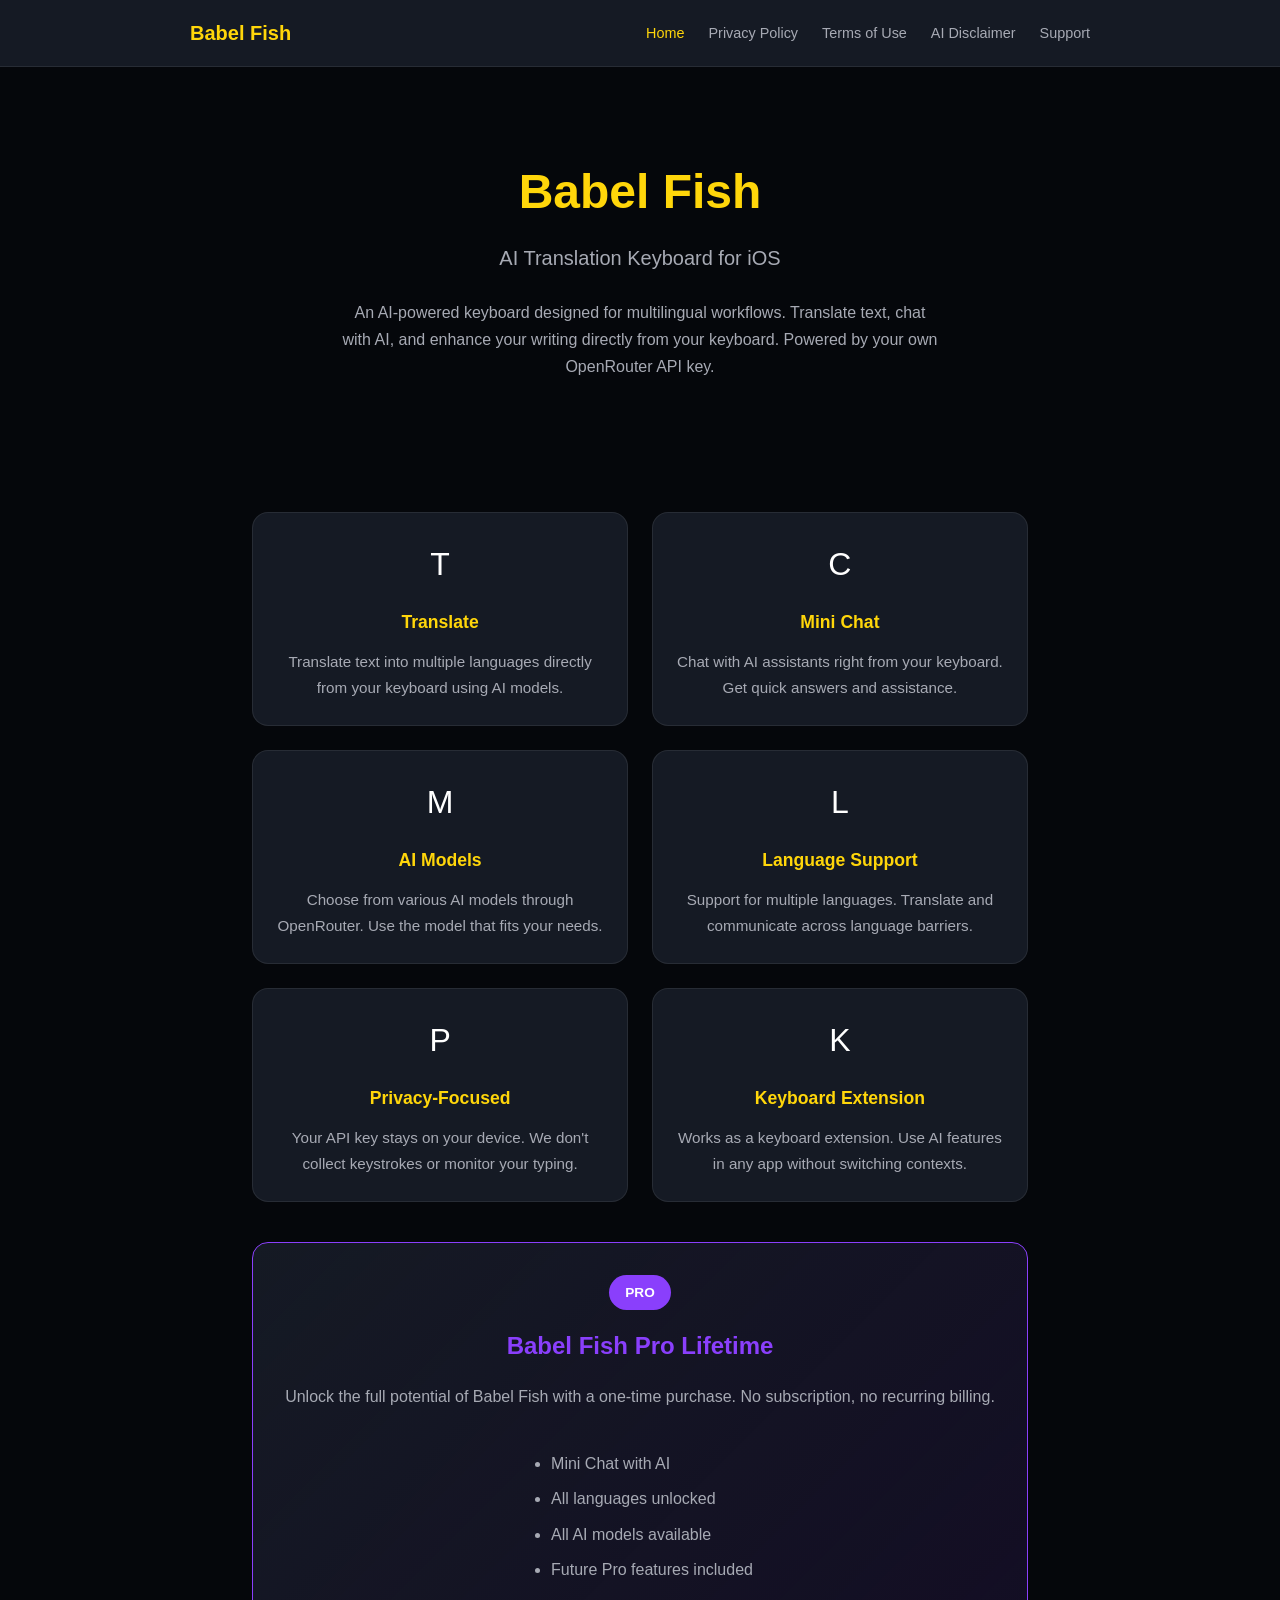
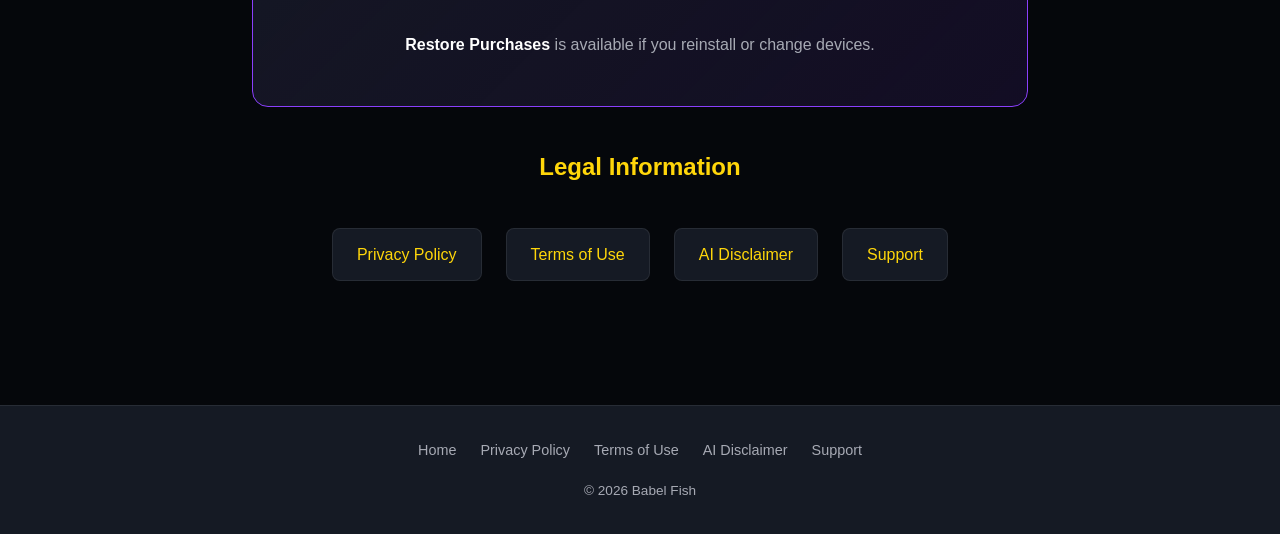
<file: index.html>
<!DOCTYPE html>
<html lang="en">
<head>
  <meta charset="UTF-8">
  <meta name="viewport" content="width=device-width, initial-scale=1.0">
  <title>Babel Fish - AI Translation Keyboard for iOS</title>
  <meta name="description" content="Babel Fish is an AI-powered iOS keyboard for translation, AI-assisted writing, and multilingual workflows.">
  <link rel="stylesheet" href="styles.css">
</head>
<body>
  <nav class="nav">
    <div class="nav-content">
      <a href="index.html" class="nav-logo">Babel Fish</a>
      <div class="nav-links">
        <a href="index.html" class="active">Home</a>
        <a href="privacy.html">Privacy Policy</a>
        <a href="terms.html">Terms of Use</a>
        <a href="ai-disclaimer.html">AI Disclaimer</a>
        <a href="support.html">Support</a>
      </div>
    </div>
  </nav>

  <main class="container">
    <section class="hero">
      <h1>Babel Fish</h1>
      <p class="hero-subtitle">AI Translation Keyboard for iOS</p>
      <p class="hero-description">
        An AI-powered keyboard designed for multilingual workflows. Translate text, chat with AI,
        and enhance your writing directly from your keyboard. Powered by your own OpenRouter API key.
      </p>
    </section>

    <section class="feature-grid">
      <div class="feature-card">
        <div class="feature-icon">T</div>
        <h3>Translate</h3>
        <p>Translate text into multiple languages directly from your keyboard using AI models.</p>
      </div>

      <div class="feature-card">
        <div class="feature-icon">C</div>
        <h3>Mini Chat</h3>
        <p>Chat with AI assistants right from your keyboard. Get quick answers and assistance.</p>
      </div>

      <div class="feature-card">
        <div class="feature-icon">M</div>
        <h3>AI Models</h3>
        <p>Choose from various AI models through OpenRouter. Use the model that fits your needs.</p>
      </div>

      <div class="feature-card">
        <div class="feature-icon">L</div>
        <h3>Language Support</h3>
        <p>Support for multiple languages. Translate and communicate across language barriers.</p>
      </div>

      <div class="feature-card">
        <div class="feature-icon">P</div>
        <h3>Privacy-Focused</h3>
        <p>Your API key stays on your device. We don't collect keystrokes or monitor your typing.</p>
      </div>

      <div class="feature-card">
        <div class="feature-icon">K</div>
        <h3>Keyboard Extension</h3>
        <p>Works as a keyboard extension. Use AI features in any app without switching contexts.</p>
      </div>
    </section>

    <section class="pro-section">
      <span class="pro-badge">PRO</span>
      <h2>Babel Fish Pro Lifetime</h2>
      <p>Unlock the full potential of Babel Fish with a one-time purchase. No subscription, no recurring billing.</p>
      <ul style="text-align: left; display: inline-block; margin: 24px 0;">
        <li>Mini Chat with AI</li>
        <li>All languages unlocked</li>
        <li>All AI models available</li>
        <li>Future Pro features included</li>
      </ul>
      <p style="margin-top: 16px;">
        <strong>Restore Purchases</strong> is available if you reinstall or change devices.
      </p>
    </section>

    <section>
      <h2 style="text-align: center;">Legal Information</h2>
      <div class="legal-links">
        <a href="privacy.html">Privacy Policy</a>
        <a href="terms.html">Terms of Use</a>
        <a href="ai-disclaimer.html">AI Disclaimer</a>
        <a href="support.html">Support</a>
      </div>
    </section>
  </main>

  <footer class="footer">
    <div class="footer-content">
      <div class="footer-links">
        <a href="index.html">Home</a>
        <a href="privacy.html">Privacy Policy</a>
        <a href="terms.html">Terms of Use</a>
        <a href="ai-disclaimer.html">AI Disclaimer</a>
        <a href="support.html">Support</a>
      </div>
      <p class="footer-copyright">&copy; <span id="year"></span> Babel Fish</p>
    </div>
  </footer>
  <script>document.getElementById('year').textContent = new Date().getFullYear();</script>
</body>
</html>
</file>
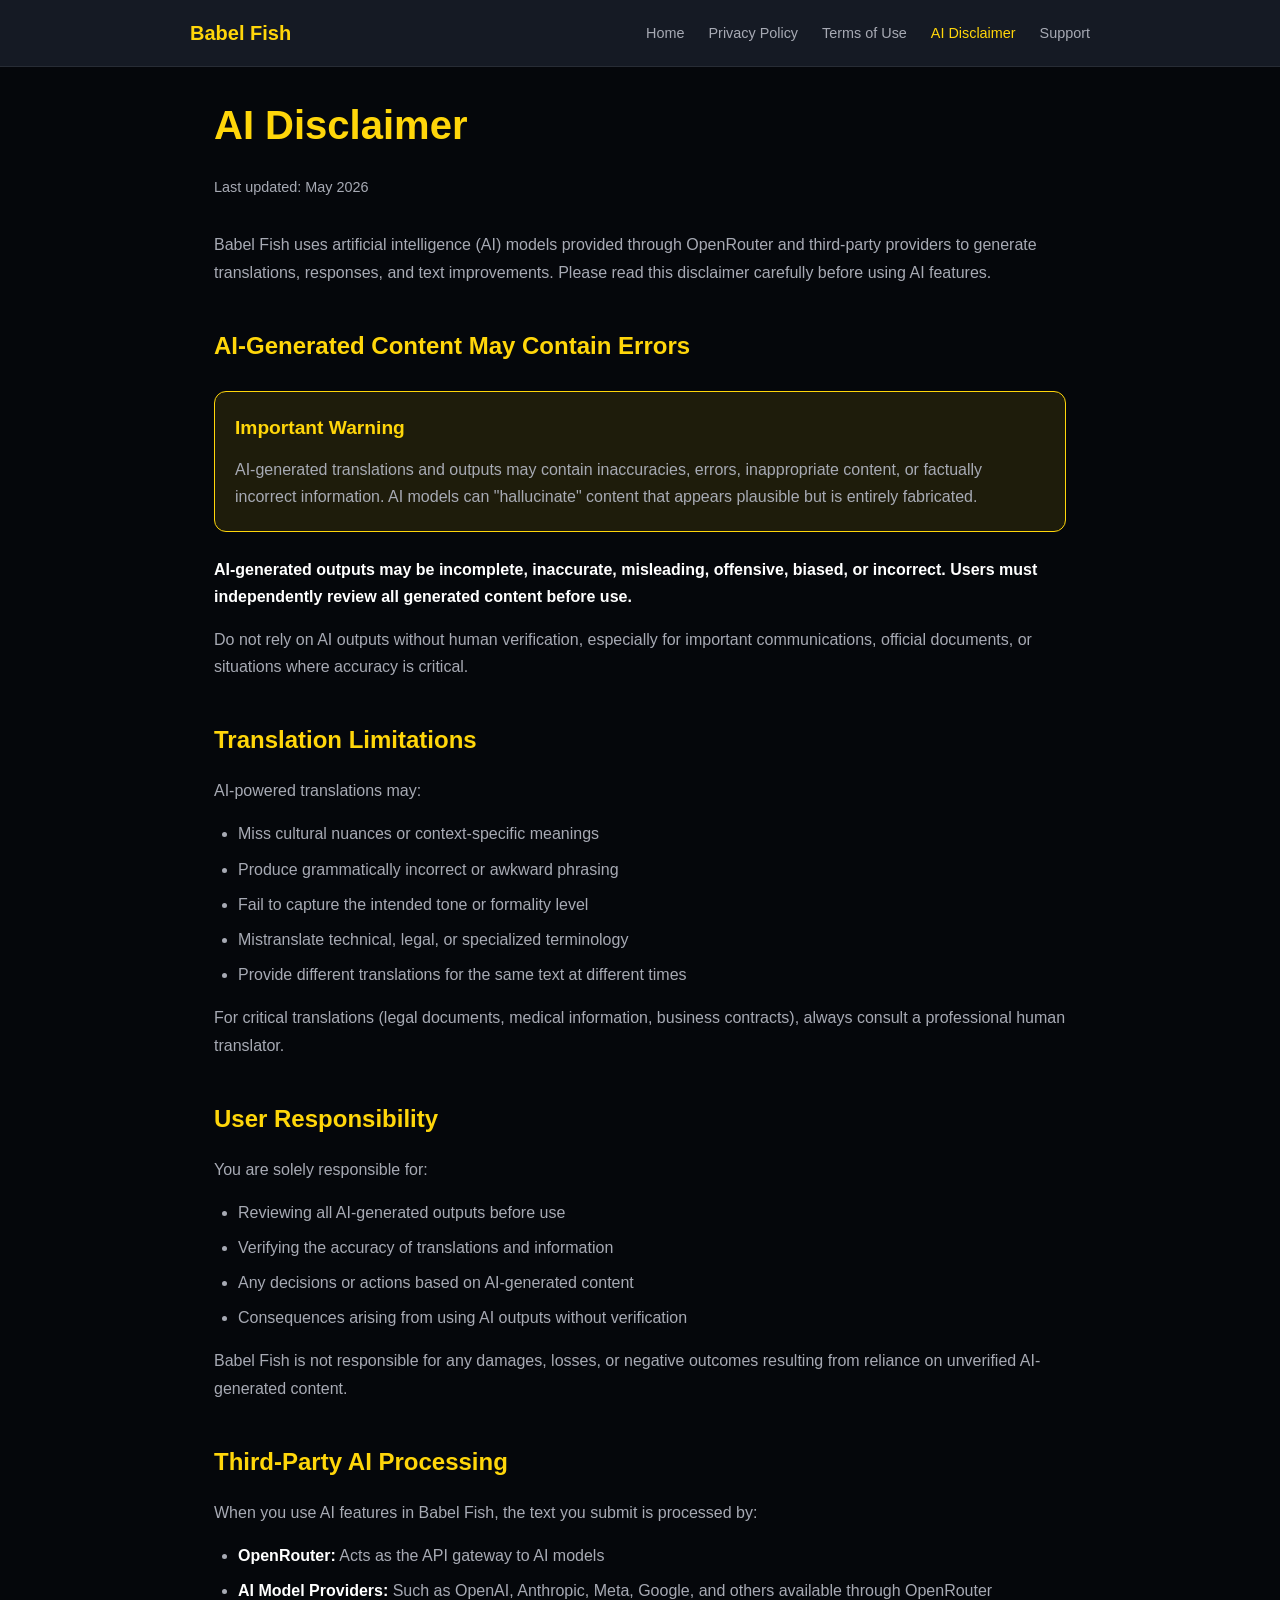
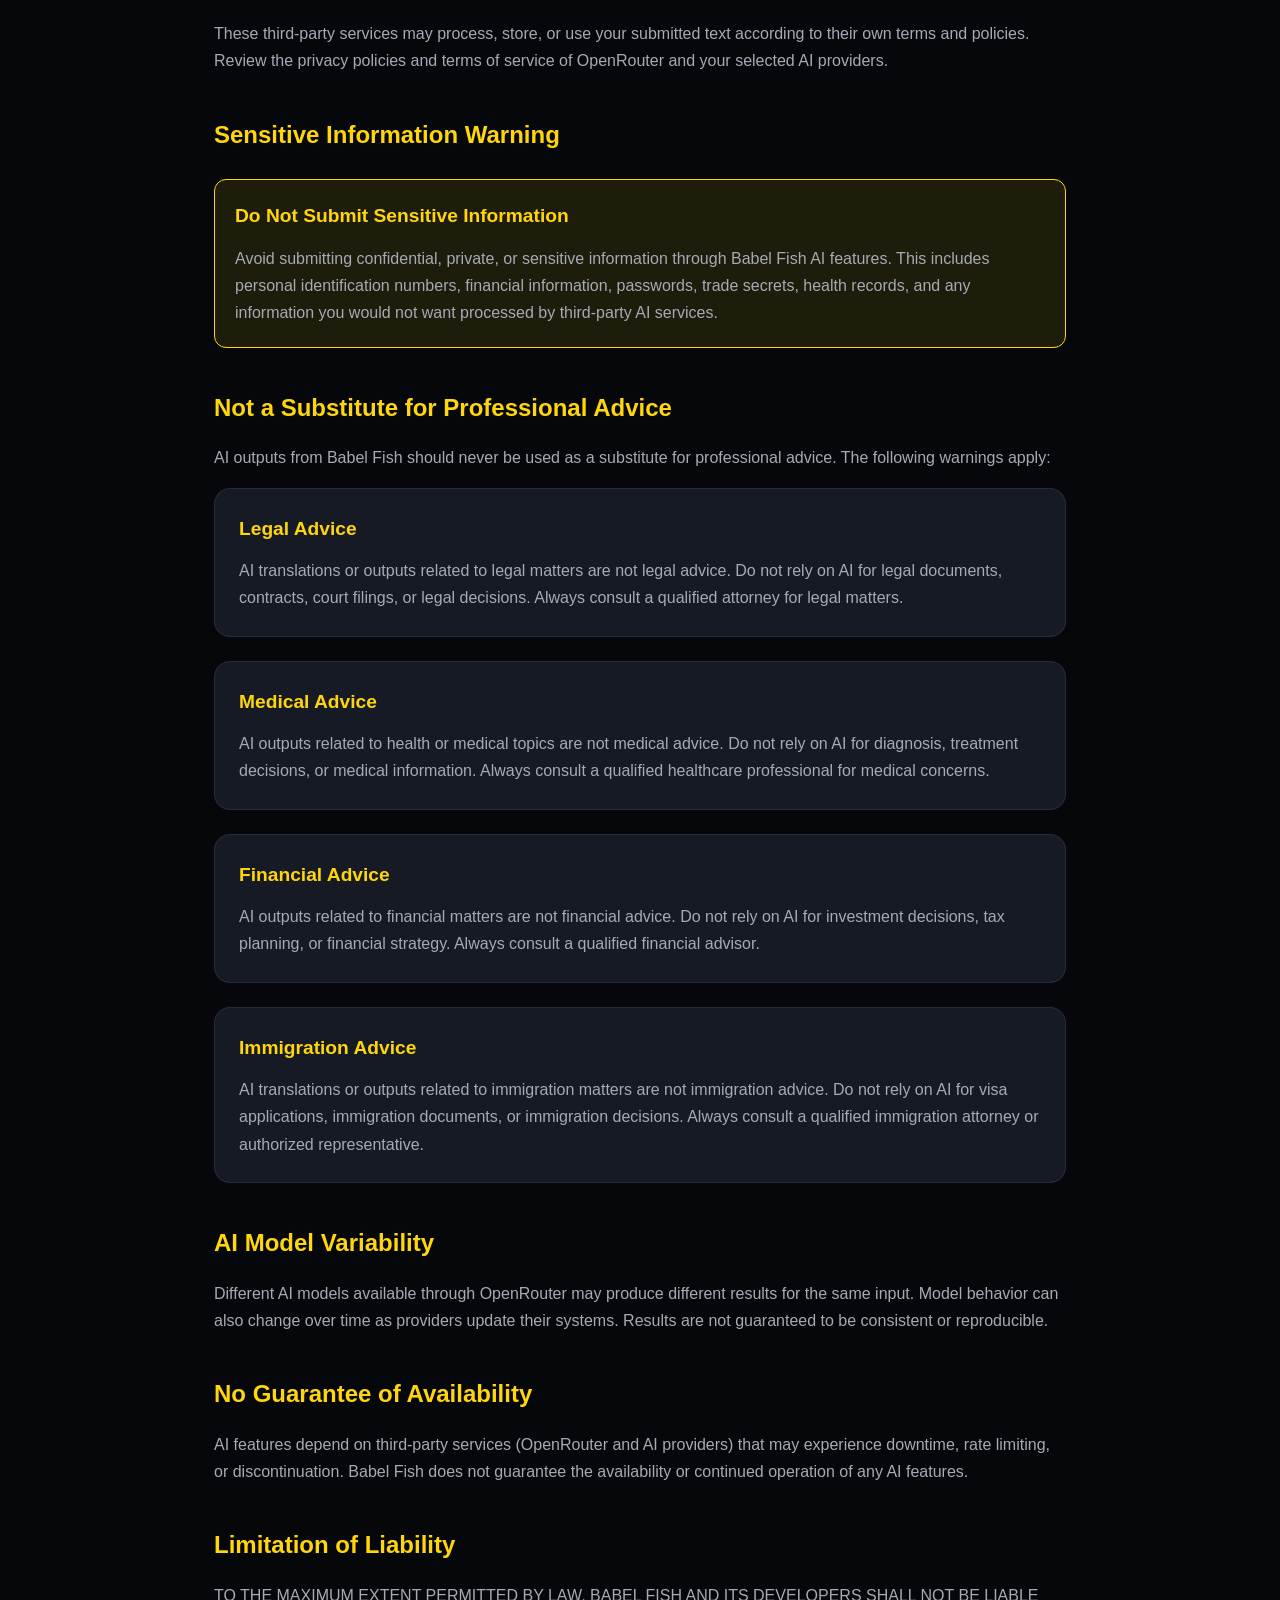
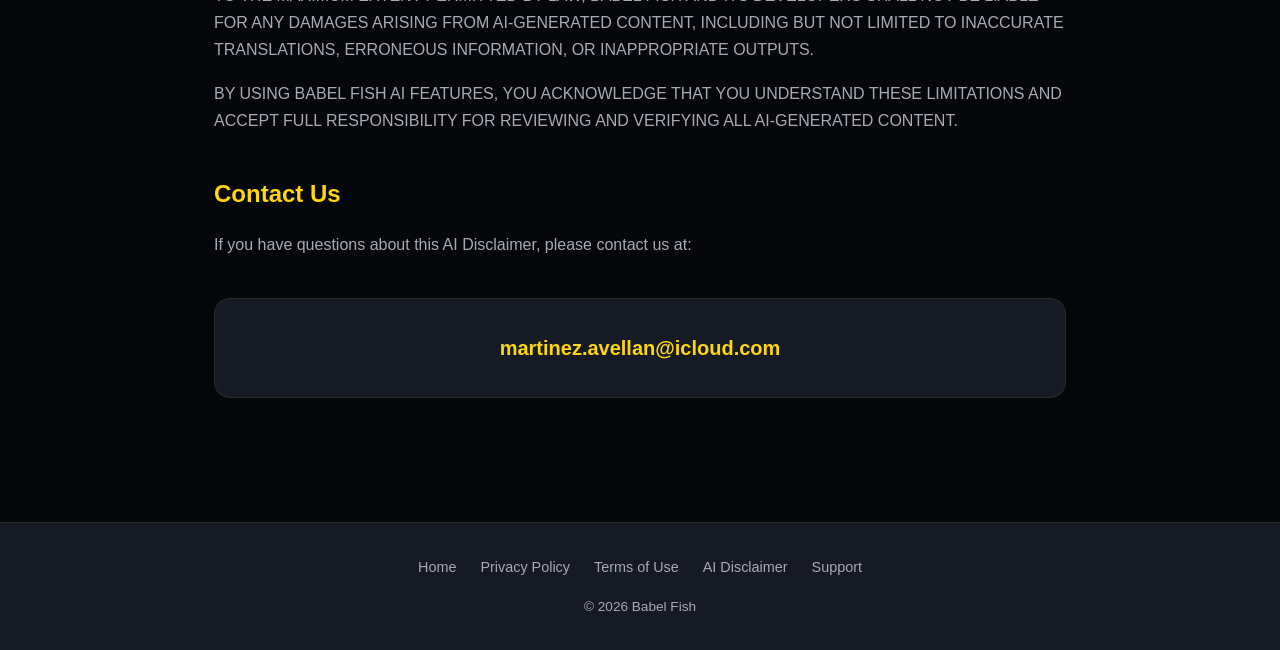
<file: ai-disclaimer.html>
<!DOCTYPE html>
<html lang="en">
<head>
  <meta charset="UTF-8">
  <meta name="viewport" content="width=device-width, initial-scale=1.0">
  <title>AI Disclaimer - Babel Fish</title>
  <meta name="description" content="AI Disclaimer for Babel Fish AI Translation Keyboard for iOS.">
  <link rel="stylesheet" href="styles.css">
</head>
<body>
  <nav class="nav">
    <div class="nav-content">
      <a href="index.html" class="nav-logo">Babel Fish</a>
      <div class="nav-links">
        <a href="index.html">Home</a>
        <a href="privacy.html">Privacy Policy</a>
        <a href="terms.html">Terms of Use</a>
        <a href="ai-disclaimer.html" class="active">AI Disclaimer</a>
        <a href="support.html">Support</a>
      </div>
    </div>
  </nav>

  <main class="container">
    <h1>AI Disclaimer</h1>
    <p class="last-updated">Last updated: May 2026</p>

    <p>
      Babel Fish uses artificial intelligence (AI) models provided through OpenRouter
      and third-party providers to generate translations, responses, and text
      improvements. Please read this disclaimer carefully before using AI features.
    </p>

    <h2>AI-Generated Content May Contain Errors</h2>
    <div class="warning-card">
      <h3>Important Warning</h3>
      <p>
        AI-generated translations and outputs may contain inaccuracies, errors,
        inappropriate content, or factually incorrect information. AI models can
        "hallucinate" content that appears plausible but is entirely fabricated.
      </p>
    </div>
    <p>
      <strong>AI-generated outputs may be incomplete, inaccurate, misleading, offensive,
      biased, or incorrect. Users must independently review all generated content before use.</strong>
    </p>
    <p>
      Do not rely on AI outputs without human verification, especially for important
      communications, official documents, or situations where accuracy is critical.
    </p>

    <h2>Translation Limitations</h2>
    <p>
      AI-powered translations may:
    </p>
    <ul>
      <li>Miss cultural nuances or context-specific meanings</li>
      <li>Produce grammatically incorrect or awkward phrasing</li>
      <li>Fail to capture the intended tone or formality level</li>
      <li>Mistranslate technical, legal, or specialized terminology</li>
      <li>Provide different translations for the same text at different times</li>
    </ul>
    <p>
      For critical translations (legal documents, medical information, business contracts),
      always consult a professional human translator.
    </p>

    <h2>User Responsibility</h2>
    <p>
      You are solely responsible for:
    </p>
    <ul>
      <li>Reviewing all AI-generated outputs before use</li>
      <li>Verifying the accuracy of translations and information</li>
      <li>Any decisions or actions based on AI-generated content</li>
      <li>Consequences arising from using AI outputs without verification</li>
    </ul>
    <p>
      Babel Fish is not responsible for any damages, losses, or negative outcomes
      resulting from reliance on unverified AI-generated content.
    </p>

    <h2>Third-Party AI Processing</h2>
    <p>
      When you use AI features in Babel Fish, the text you submit is processed by:
    </p>
    <ul>
      <li><strong>OpenRouter:</strong> Acts as the API gateway to AI models</li>
      <li><strong>AI Model Providers:</strong> Such as OpenAI, Anthropic, Meta, Google, and others available through OpenRouter</li>
    </ul>
    <p>
      These third-party services may process, store, or use your submitted text
      according to their own terms and policies. Review the privacy policies and
      terms of service of OpenRouter and your selected AI providers.
    </p>

    <h2>Sensitive Information Warning</h2>
    <div class="warning-card">
      <h3>Do Not Submit Sensitive Information</h3>
      <p>
        Avoid submitting confidential, private, or sensitive information through
        Babel Fish AI features. This includes personal identification numbers,
        financial information, passwords, trade secrets, health records, and any
        information you would not want processed by third-party AI services.
      </p>
    </div>

    <h2>Not a Substitute for Professional Advice</h2>
    <p>
      AI outputs from Babel Fish should never be used as a substitute for professional
      advice. The following warnings apply:
    </p>

    <div class="card">
      <h3>Legal Advice</h3>
      <p>
        AI translations or outputs related to legal matters are not legal advice.
        Do not rely on AI for legal documents, contracts, court filings, or legal
        decisions. Always consult a qualified attorney for legal matters.
      </p>
    </div>

    <div class="card">
      <h3>Medical Advice</h3>
      <p>
        AI outputs related to health or medical topics are not medical advice.
        Do not rely on AI for diagnosis, treatment decisions, or medical information.
        Always consult a qualified healthcare professional for medical concerns.
      </p>
    </div>

    <div class="card">
      <h3>Financial Advice</h3>
      <p>
        AI outputs related to financial matters are not financial advice.
        Do not rely on AI for investment decisions, tax planning, or financial
        strategy. Always consult a qualified financial advisor.
      </p>
    </div>

    <div class="card">
      <h3>Immigration Advice</h3>
      <p>
        AI translations or outputs related to immigration matters are not
        immigration advice. Do not rely on AI for visa applications, immigration
        documents, or immigration decisions. Always consult a qualified immigration
        attorney or authorized representative.
      </p>
    </div>

    <h2>AI Model Variability</h2>
    <p>
      Different AI models available through OpenRouter may produce different results
      for the same input. Model behavior can also change over time as providers update
      their systems. Results are not guaranteed to be consistent or reproducible.
    </p>

    <h2>No Guarantee of Availability</h2>
    <p>
      AI features depend on third-party services (OpenRouter and AI providers) that
      may experience downtime, rate limiting, or discontinuation. Babel Fish does not
      guarantee the availability or continued operation of any AI features.
    </p>

    <h2>Limitation of Liability</h2>
    <p>
      TO THE MAXIMUM EXTENT PERMITTED BY LAW, BABEL FISH AND ITS DEVELOPERS SHALL NOT
      BE LIABLE FOR ANY DAMAGES ARISING FROM AI-GENERATED CONTENT, INCLUDING BUT NOT
      LIMITED TO INACCURATE TRANSLATIONS, ERRONEOUS INFORMATION, OR INAPPROPRIATE OUTPUTS.
    </p>
    <p>
      BY USING BABEL FISH AI FEATURES, YOU ACKNOWLEDGE THAT YOU UNDERSTAND THESE
      LIMITATIONS AND ACCEPT FULL RESPONSIBILITY FOR REVIEWING AND VERIFYING ALL
      AI-GENERATED CONTENT.
    </p>

    <h2>Contact Us</h2>
    <p>
      If you have questions about this AI Disclaimer, please contact us at:
    </p>
    <div class="contact-section">
      <a href="mailto:martinez.avellan@icloud.com" class="contact-email">martinez.avellan@icloud.com</a>
    </div>
  </main>

  <footer class="footer">
    <div class="footer-content">
      <div class="footer-links">
        <a href="index.html">Home</a>
        <a href="privacy.html">Privacy Policy</a>
        <a href="terms.html">Terms of Use</a>
        <a href="ai-disclaimer.html">AI Disclaimer</a>
        <a href="support.html">Support</a>
      </div>
      <p class="footer-copyright">&copy; <span id="year"></span> Babel Fish</p>
    </div>
  </footer>
  <script>document.getElementById('year').textContent = new Date().getFullYear();</script>
</body>
</html>
</file>
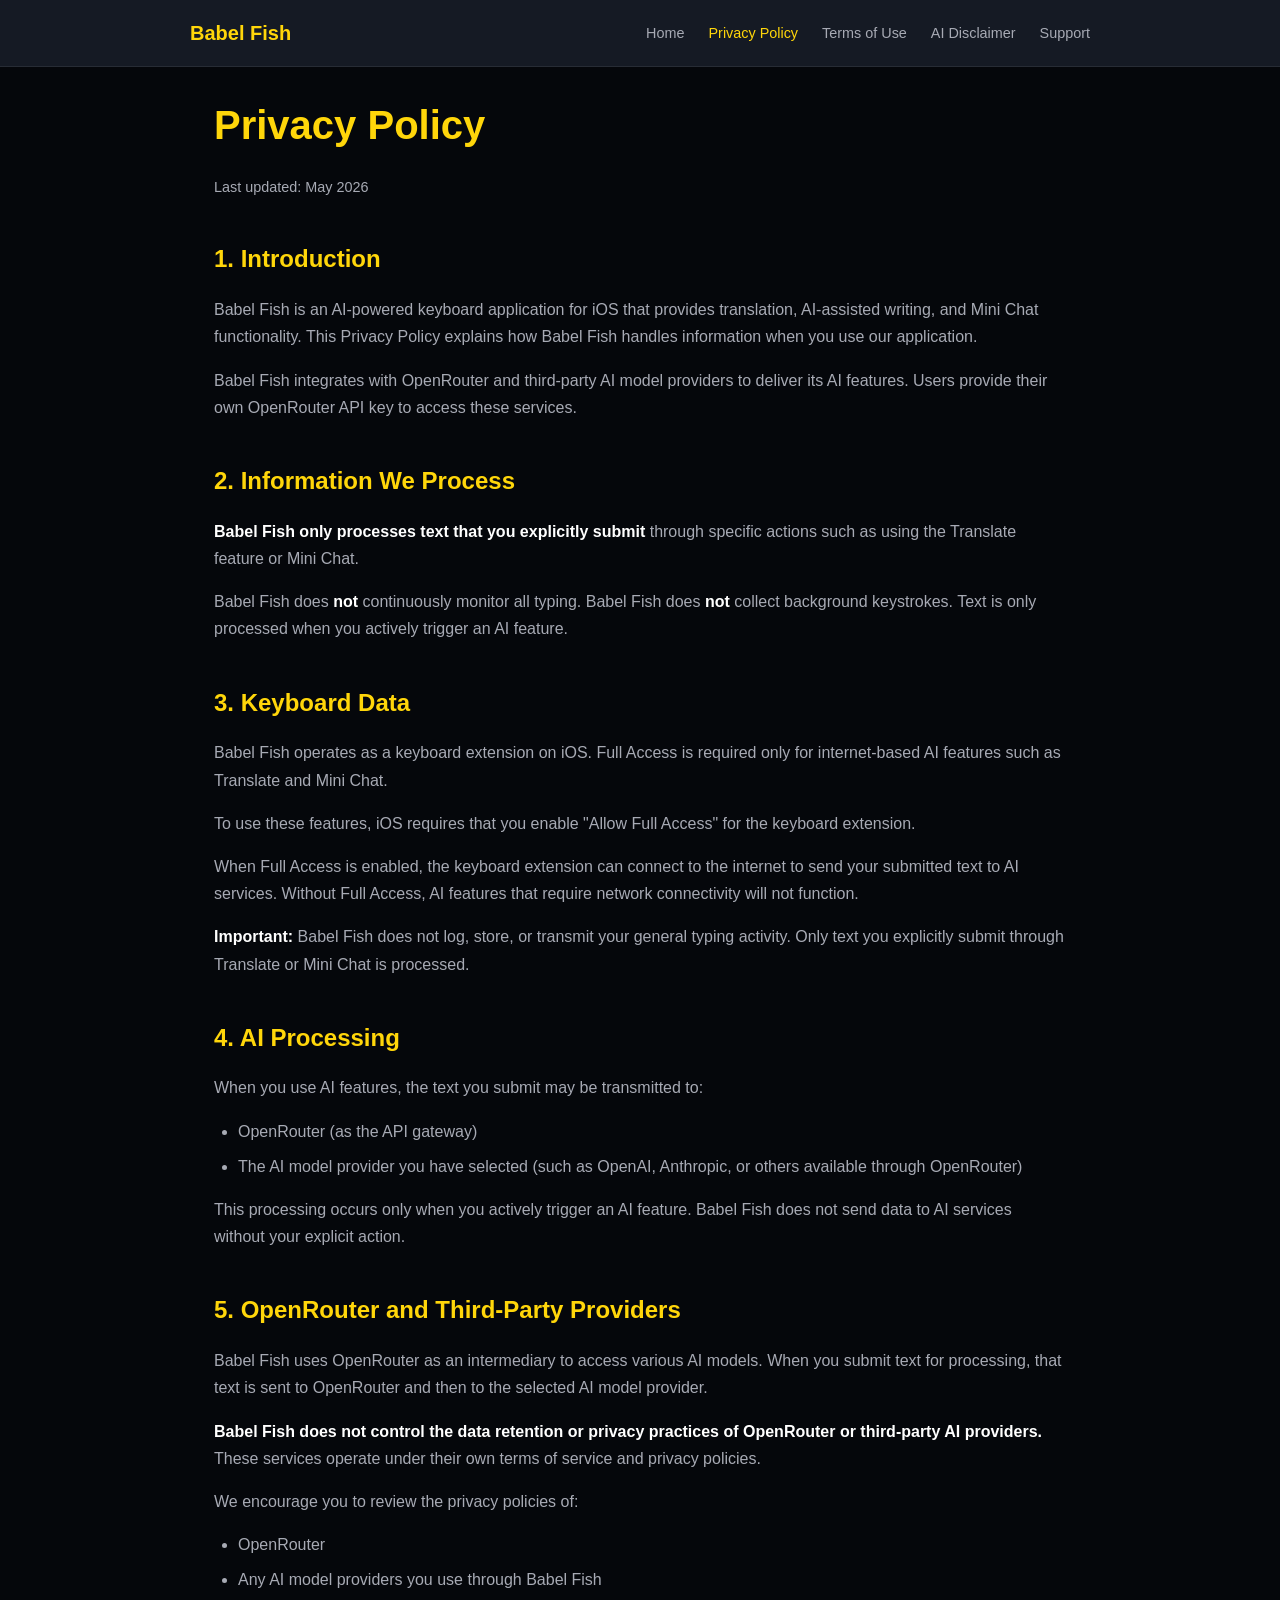
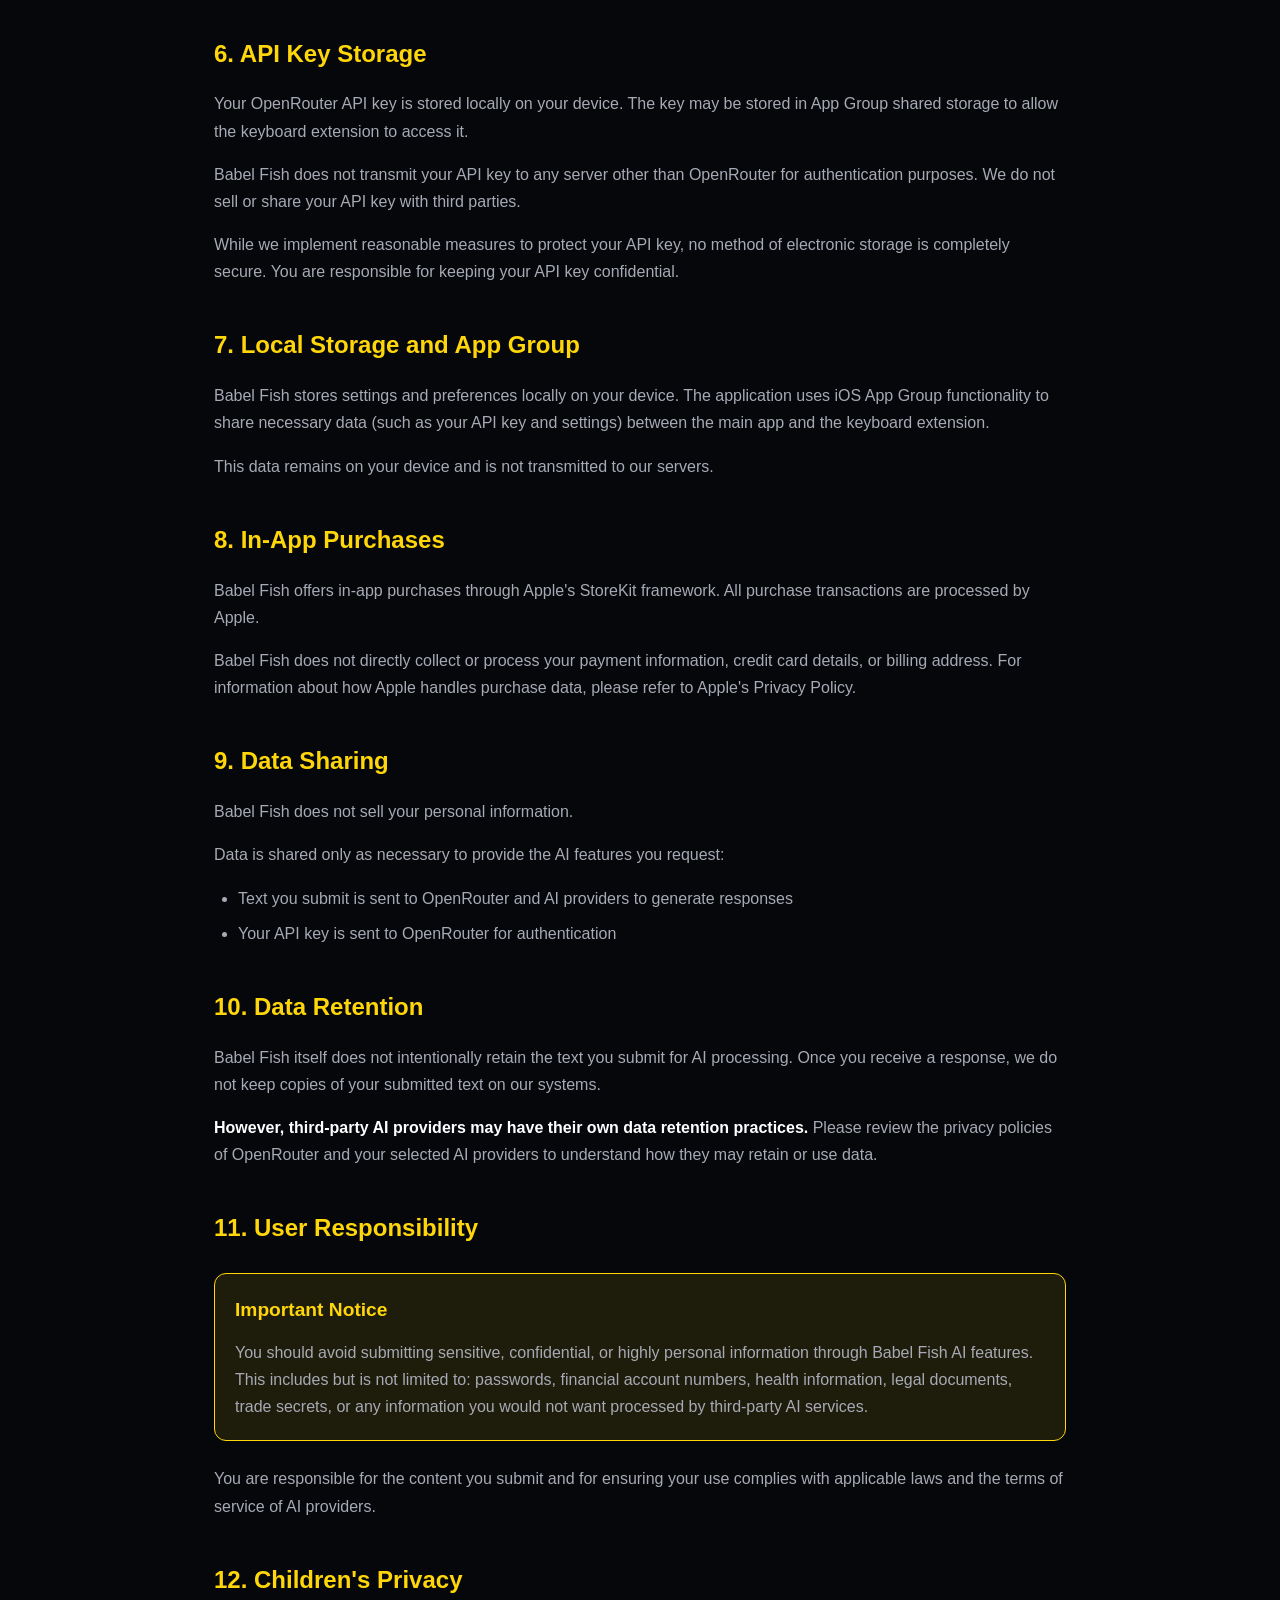
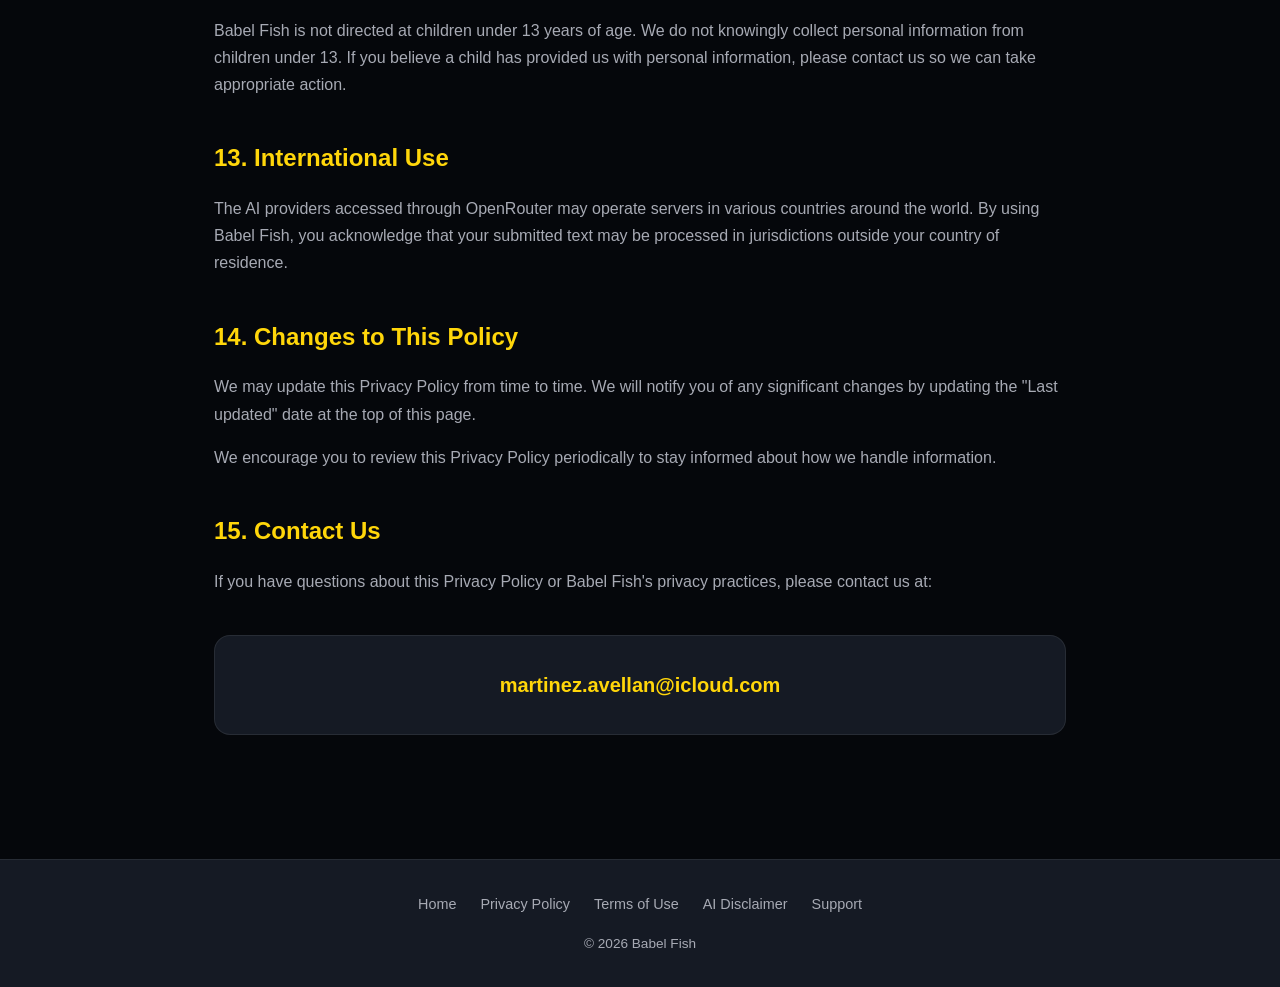
<file: privacy.html>
<!DOCTYPE html>
<html lang="en">
<head>
  <meta charset="UTF-8">
  <meta name="viewport" content="width=device-width, initial-scale=1.0">
  <title>Privacy Policy - Babel Fish</title>
  <meta name="description" content="Privacy Policy for Babel Fish AI Translation Keyboard for iOS.">
  <link rel="stylesheet" href="styles.css">
</head>
<body>
  <nav class="nav">
    <div class="nav-content">
      <a href="index.html" class="nav-logo">Babel Fish</a>
      <div class="nav-links">
        <a href="index.html">Home</a>
        <a href="privacy.html" class="active">Privacy Policy</a>
        <a href="terms.html">Terms of Use</a>
        <a href="ai-disclaimer.html">AI Disclaimer</a>
        <a href="support.html">Support</a>
      </div>
    </div>
  </nav>

  <main class="container">
    <h1>Privacy Policy</h1>
    <p class="last-updated">Last updated: May 2026</p>

    <h2>1. Introduction</h2>
    <p>
      Babel Fish is an AI-powered keyboard application for iOS that provides translation,
      AI-assisted writing, and Mini Chat functionality. This Privacy Policy explains how
      Babel Fish handles information when you use our application.
    </p>
    <p>
      Babel Fish integrates with OpenRouter and third-party AI model providers to deliver
      its AI features. Users provide their own OpenRouter API key to access these services.
    </p>

    <h2>2. Information We Process</h2>
    <p>
      <strong>Babel Fish only processes text that you explicitly submit</strong> through
      specific actions such as using the Translate feature or Mini Chat.
    </p>
    <p>
      Babel Fish does <strong>not</strong> continuously monitor all typing. Babel Fish does
      <strong>not</strong> collect background keystrokes. Text is only processed when you
      actively trigger an AI feature.
    </p>

    <h2>3. Keyboard Data</h2>
    <p>
      Babel Fish operates as a keyboard extension on iOS. Full Access is required only
      for internet-based AI features such as Translate and Mini Chat.
    </p>
    <p>
      To use these features, iOS requires that you enable "Allow Full Access" for the
      keyboard extension.
    </p>
    <p>
      When Full Access is enabled, the keyboard extension can connect to the internet to
      send your submitted text to AI services. Without Full Access, AI features that require
      network connectivity will not function.
    </p>
    <p>
      <strong>Important:</strong> Babel Fish does not log, store, or transmit your general
      typing activity. Only text you explicitly submit through Translate or Mini Chat is
      processed.
    </p>

    <h2>4. AI Processing</h2>
    <p>
      When you use AI features, the text you submit may be transmitted to:
    </p>
    <ul>
      <li>OpenRouter (as the API gateway)</li>
      <li>The AI model provider you have selected (such as OpenAI, Anthropic, or others available through OpenRouter)</li>
    </ul>
    <p>
      This processing occurs only when you actively trigger an AI feature. Babel Fish does
      not send data to AI services without your explicit action.
    </p>

    <h2>5. OpenRouter and Third-Party Providers</h2>
    <p>
      Babel Fish uses OpenRouter as an intermediary to access various AI models. When you
      submit text for processing, that text is sent to OpenRouter and then to the selected
      AI model provider.
    </p>
    <p>
      <strong>Babel Fish does not control the data retention or privacy practices of
      OpenRouter or third-party AI providers.</strong> These services operate under their
      own terms of service and privacy policies.
    </p>
    <p>
      We encourage you to review the privacy policies of:
    </p>
    <ul>
      <li>OpenRouter</li>
      <li>Any AI model providers you use through Babel Fish</li>
    </ul>

    <h2>6. API Key Storage</h2>
    <p>
      Your OpenRouter API key is stored locally on your device. The key may be stored in
      App Group shared storage to allow the keyboard extension to access it.
    </p>
    <p>
      Babel Fish does not transmit your API key to any server other than OpenRouter for
      authentication purposes. We do not sell or share your API key with third parties.
    </p>
    <p>
      While we implement reasonable measures to protect your API key, no method of
      electronic storage is completely secure. You are responsible for keeping your
      API key confidential.
    </p>

    <h2>7. Local Storage and App Group</h2>
    <p>
      Babel Fish stores settings and preferences locally on your device. The application
      uses iOS App Group functionality to share necessary data (such as your API key and
      settings) between the main app and the keyboard extension.
    </p>
    <p>
      This data remains on your device and is not transmitted to our servers.
    </p>

    <h2>8. In-App Purchases</h2>
    <p>
      Babel Fish offers in-app purchases through Apple's StoreKit framework. All purchase
      transactions are processed by Apple.
    </p>
    <p>
      Babel Fish does not directly collect or process your payment information, credit card
      details, or billing address. For information about how Apple handles purchase data,
      please refer to Apple's Privacy Policy.
    </p>

    <h2>9. Data Sharing</h2>
    <p>
      Babel Fish does not sell your personal information.
    </p>
    <p>
      Data is shared only as necessary to provide the AI features you request:
    </p>
    <ul>
      <li>Text you submit is sent to OpenRouter and AI providers to generate responses</li>
      <li>Your API key is sent to OpenRouter for authentication</li>
    </ul>

    <h2>10. Data Retention</h2>
    <p>
      Babel Fish itself does not intentionally retain the text you submit for AI processing.
      Once you receive a response, we do not keep copies of your submitted text on our systems.
    </p>
    <p>
      <strong>However, third-party AI providers may have their own data retention practices.</strong>
      Please review the privacy policies of OpenRouter and your selected AI providers to
      understand how they may retain or use data.
    </p>

    <h2>11. User Responsibility</h2>
    <div class="warning-card">
      <h3>Important Notice</h3>
      <p>
        You should avoid submitting sensitive, confidential, or highly personal information
        through Babel Fish AI features. This includes but is not limited to: passwords,
        financial account numbers, health information, legal documents, trade secrets, or
        any information you would not want processed by third-party AI services.
      </p>
    </div>
    <p>
      You are responsible for the content you submit and for ensuring your use complies
      with applicable laws and the terms of service of AI providers.
    </p>

    <h2>12. Children's Privacy</h2>
    <p>
      Babel Fish is not directed at children under 13 years of age. We do not knowingly
      collect personal information from children under 13. If you believe a child has
      provided us with personal information, please contact us so we can take appropriate
      action.
    </p>

    <h2>13. International Use</h2>
    <p>
      The AI providers accessed through OpenRouter may operate servers in various countries
      around the world. By using Babel Fish, you acknowledge that your submitted text may
      be processed in jurisdictions outside your country of residence.
    </p>

    <h2>14. Changes to This Policy</h2>
    <p>
      We may update this Privacy Policy from time to time. We will notify you of any
      significant changes by updating the "Last updated" date at the top of this page.
    </p>
    <p>
      We encourage you to review this Privacy Policy periodically to stay informed about
      how we handle information.
    </p>

    <h2>15. Contact Us</h2>
    <p>
      If you have questions about this Privacy Policy or Babel Fish's privacy practices,
      please contact us at:
    </p>
    <div class="contact-section">
      <a href="mailto:martinez.avellan@icloud.com" class="contact-email">martinez.avellan@icloud.com</a>
    </div>
  </main>

  <footer class="footer">
    <div class="footer-content">
      <div class="footer-links">
        <a href="index.html">Home</a>
        <a href="privacy.html">Privacy Policy</a>
        <a href="terms.html">Terms of Use</a>
        <a href="ai-disclaimer.html">AI Disclaimer</a>
        <a href="support.html">Support</a>
      </div>
      <p class="footer-copyright">&copy; <span id="year"></span> Babel Fish</p>
    </div>
  </footer>
  <script>document.getElementById('year').textContent = new Date().getFullYear();</script>
</body>
</html>
</file>
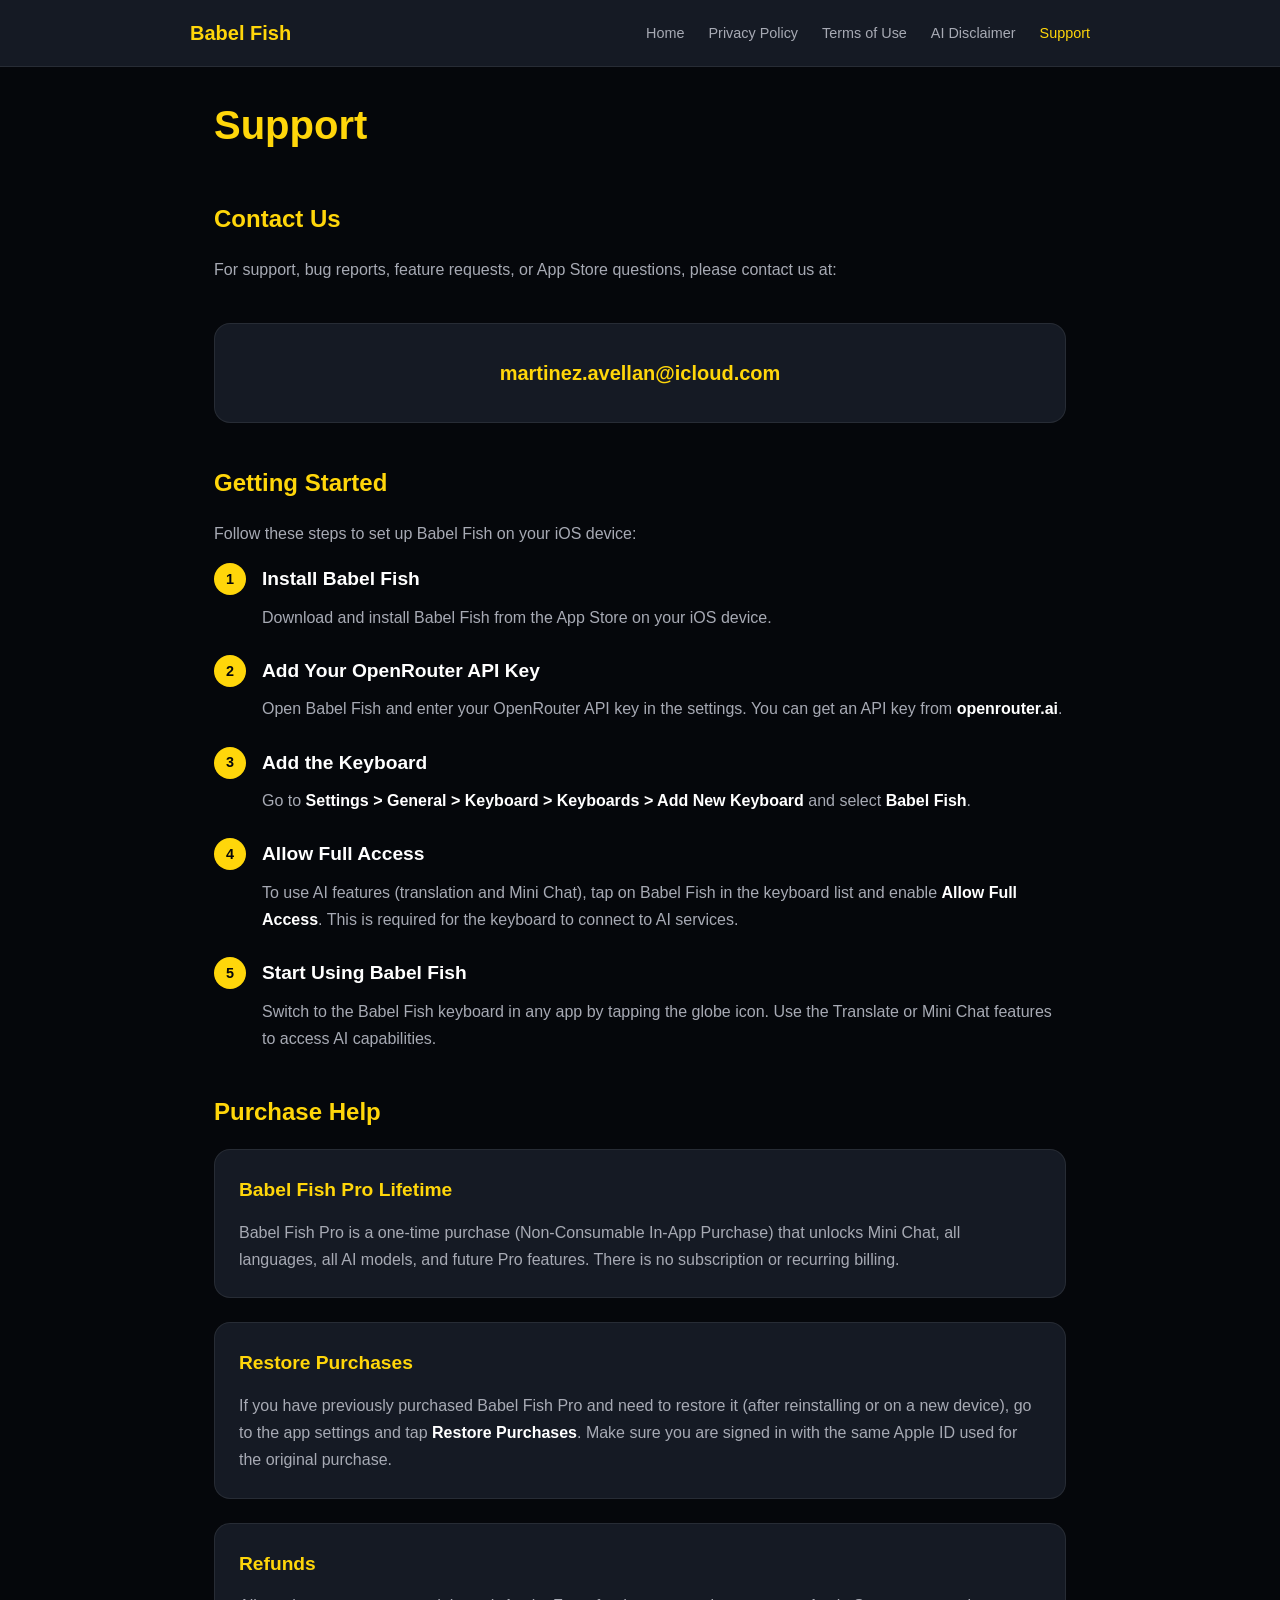
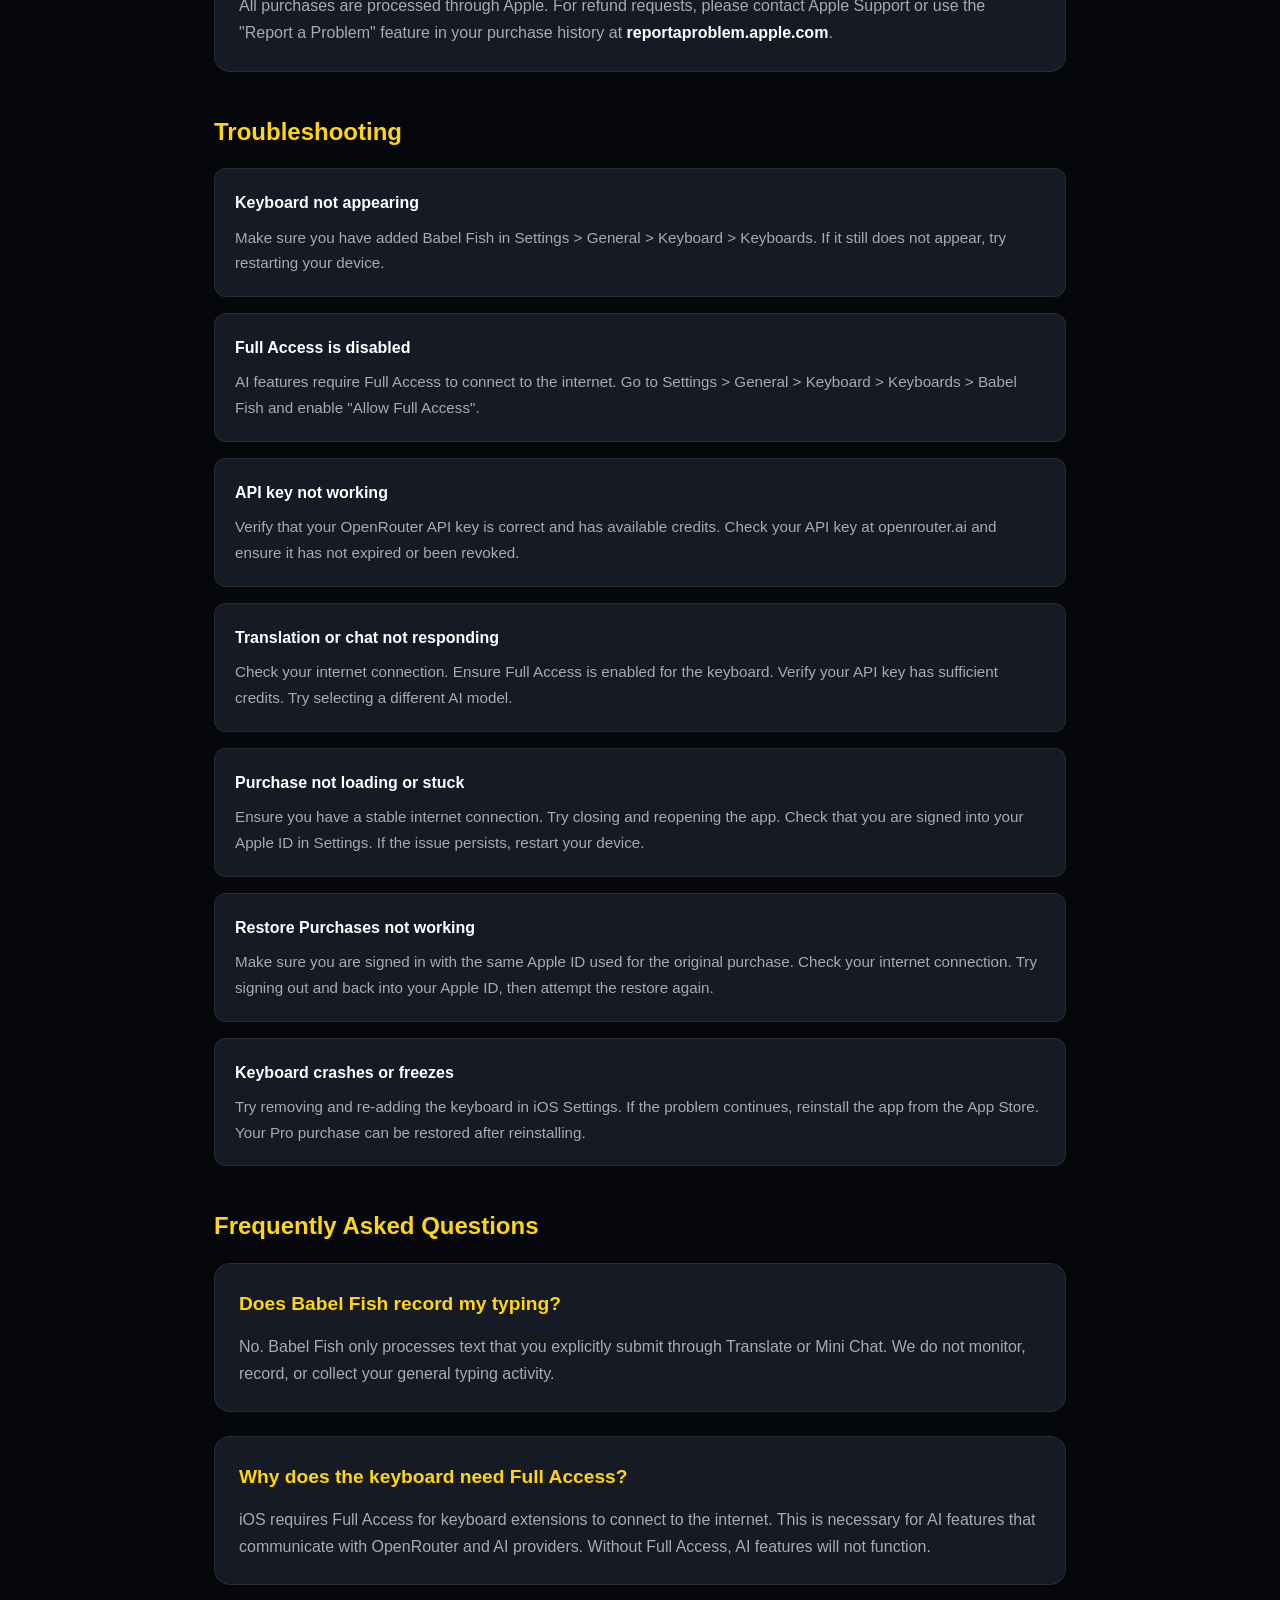
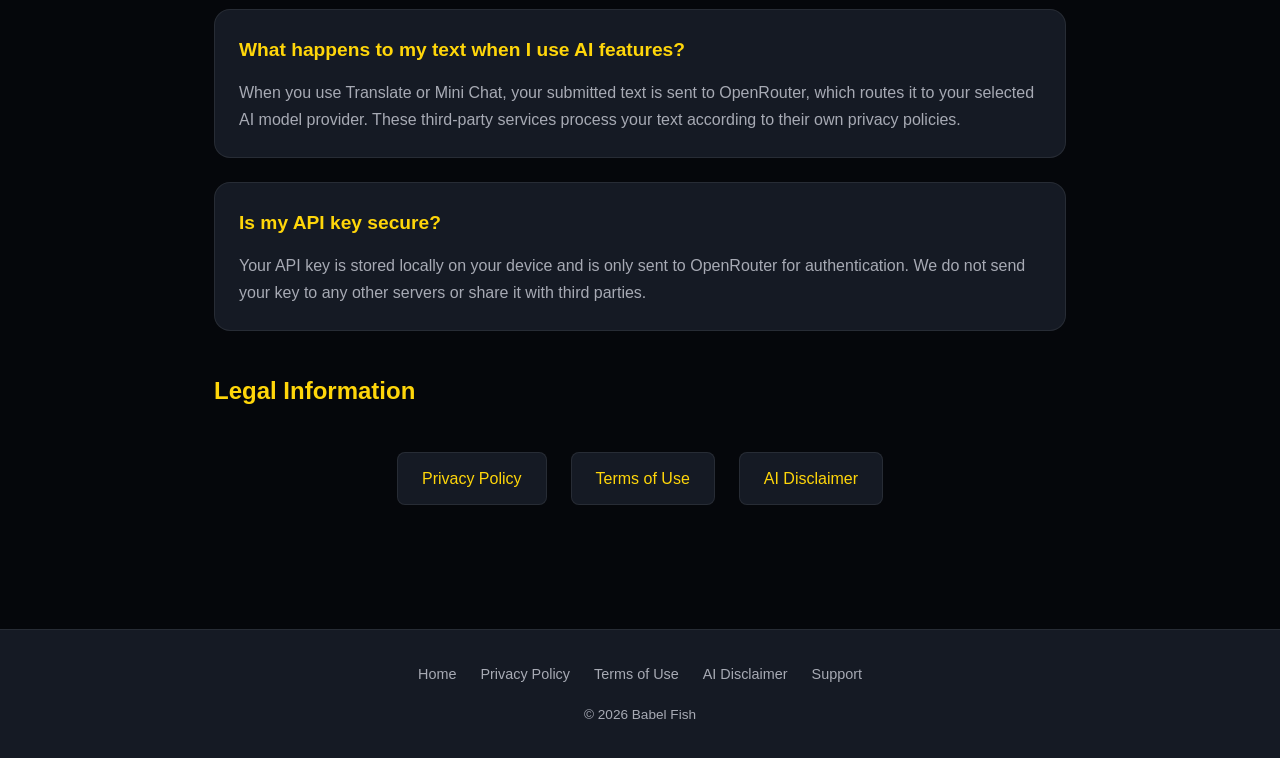
<file: support.html>
<!DOCTYPE html>
<html lang="en">
<head>
  <meta charset="UTF-8">
  <meta name="viewport" content="width=device-width, initial-scale=1.0">
  <title>Support - Babel Fish</title>
  <meta name="description" content="Support and help for Babel Fish AI Translation Keyboard for iOS.">
  <link rel="stylesheet" href="styles.css">
</head>
<body>
  <nav class="nav">
    <div class="nav-content">
      <a href="index.html" class="nav-logo">Babel Fish</a>
      <div class="nav-links">
        <a href="index.html">Home</a>
        <a href="privacy.html">Privacy Policy</a>
        <a href="terms.html">Terms of Use</a>
        <a href="ai-disclaimer.html">AI Disclaimer</a>
        <a href="support.html" class="active">Support</a>
      </div>
    </div>
  </nav>

  <main class="container">
    <h1>Support</h1>

    <h2>Contact Us</h2>
    <p>
      For support, bug reports, feature requests, or App Store questions, please
      contact us at:
    </p>
    <div class="contact-section">
      <a href="mailto:martinez.avellan@icloud.com" class="contact-email">martinez.avellan@icloud.com</a>
    </div>

    <h2>Getting Started</h2>
    <p>Follow these steps to set up Babel Fish on your iOS device:</p>

    <div class="steps">
      <div class="step">
        <h3>Install Babel Fish</h3>
        <p>Download and install Babel Fish from the App Store on your iOS device.</p>
      </div>

      <div class="step">
        <h3>Add Your OpenRouter API Key</h3>
        <p>
          Open Babel Fish and enter your OpenRouter API key in the settings.
          You can get an API key from <strong>openrouter.ai</strong>.
        </p>
      </div>

      <div class="step">
        <h3>Add the Keyboard</h3>
        <p>
          Go to <strong>Settings &gt; General &gt; Keyboard &gt; Keyboards &gt; Add New Keyboard</strong>
          and select <strong>Babel Fish</strong>.
        </p>
      </div>

      <div class="step">
        <h3>Allow Full Access</h3>
        <p>
          To use AI features (translation and Mini Chat), tap on Babel Fish in the
          keyboard list and enable <strong>Allow Full Access</strong>. This is required
          for the keyboard to connect to AI services.
        </p>
      </div>

      <div class="step">
        <h3>Start Using Babel Fish</h3>
        <p>
          Switch to the Babel Fish keyboard in any app by tapping the globe icon.
          Use the Translate or Mini Chat features to access AI capabilities.
        </p>
      </div>
    </div>

    <h2>Purchase Help</h2>

    <div class="card">
      <h3>Babel Fish Pro Lifetime</h3>
      <p>
        Babel Fish Pro is a one-time purchase (Non-Consumable In-App Purchase) that
        unlocks Mini Chat, all languages, all AI models, and future Pro features.
        There is no subscription or recurring billing.
      </p>
    </div>

    <div class="card">
      <h3>Restore Purchases</h3>
      <p>
        If you have previously purchased Babel Fish Pro and need to restore it
        (after reinstalling or on a new device), go to the app settings and tap
        <strong>Restore Purchases</strong>. Make sure you are signed in with the
        same Apple ID used for the original purchase.
      </p>
    </div>

    <div class="card">
      <h3>Refunds</h3>
      <p>
        All purchases are processed through Apple. For refund requests, please
        contact Apple Support or use the "Report a Problem" feature in your
        purchase history at <strong>reportaproblem.apple.com</strong>.
      </p>
    </div>

    <h2>Troubleshooting</h2>

    <div class="troubleshoot-item">
      <h4>Keyboard not appearing</h4>
      <p>
        Make sure you have added Babel Fish in Settings &gt; General &gt; Keyboard &gt;
        Keyboards. If it still does not appear, try restarting your device.
      </p>
    </div>

    <div class="troubleshoot-item">
      <h4>Full Access is disabled</h4>
      <p>
        AI features require Full Access to connect to the internet. Go to Settings &gt;
        General &gt; Keyboard &gt; Keyboards &gt; Babel Fish and enable "Allow Full Access".
      </p>
    </div>

    <div class="troubleshoot-item">
      <h4>API key not working</h4>
      <p>
        Verify that your OpenRouter API key is correct and has available credits.
        Check your API key at openrouter.ai and ensure it has not expired or been revoked.
      </p>
    </div>

    <div class="troubleshoot-item">
      <h4>Translation or chat not responding</h4>
      <p>
        Check your internet connection. Ensure Full Access is enabled for the keyboard.
        Verify your API key has sufficient credits. Try selecting a different AI model.
      </p>
    </div>

    <div class="troubleshoot-item">
      <h4>Purchase not loading or stuck</h4>
      <p>
        Ensure you have a stable internet connection. Try closing and reopening the app.
        Check that you are signed into your Apple ID in Settings. If the issue persists,
        restart your device.
      </p>
    </div>

    <div class="troubleshoot-item">
      <h4>Restore Purchases not working</h4>
      <p>
        Make sure you are signed in with the same Apple ID used for the original purchase.
        Check your internet connection. Try signing out and back into your Apple ID, then
        attempt the restore again.
      </p>
    </div>

    <div class="troubleshoot-item">
      <h4>Keyboard crashes or freezes</h4>
      <p>
        Try removing and re-adding the keyboard in iOS Settings. If the problem continues,
        reinstall the app from the App Store. Your Pro purchase can be restored after reinstalling.
      </p>
    </div>

    <h2>Frequently Asked Questions</h2>

    <div class="card">
      <h3>Does Babel Fish record my typing?</h3>
      <p>
        No. Babel Fish only processes text that you explicitly submit through Translate
        or Mini Chat. We do not monitor, record, or collect your general typing activity.
      </p>
    </div>

    <div class="card">
      <h3>Why does the keyboard need Full Access?</h3>
      <p>
        iOS requires Full Access for keyboard extensions to connect to the internet.
        This is necessary for AI features that communicate with OpenRouter and AI providers.
        Without Full Access, AI features will not function.
      </p>
    </div>

    <div class="card">
      <h3>What happens to my text when I use AI features?</h3>
      <p>
        When you use Translate or Mini Chat, your submitted text is sent to OpenRouter,
        which routes it to your selected AI model provider. These third-party services
        process your text according to their own privacy policies.
      </p>
    </div>

    <div class="card">
      <h3>Is my API key secure?</h3>
      <p>
        Your API key is stored locally on your device and is only sent to OpenRouter
        for authentication. We do not send your key to any other servers or share it
        with third parties.
      </p>
    </div>

    <h2>Legal Information</h2>
    <div class="legal-links">
      <a href="privacy.html">Privacy Policy</a>
      <a href="terms.html">Terms of Use</a>
      <a href="ai-disclaimer.html">AI Disclaimer</a>
    </div>
  </main>

  <footer class="footer">
    <div class="footer-content">
      <div class="footer-links">
        <a href="index.html">Home</a>
        <a href="privacy.html">Privacy Policy</a>
        <a href="terms.html">Terms of Use</a>
        <a href="ai-disclaimer.html">AI Disclaimer</a>
        <a href="support.html">Support</a>
      </div>
      <p class="footer-copyright">&copy; <span id="year"></span> Babel Fish</p>
    </div>
  </footer>
  <script>document.getElementById('year').textContent = new Date().getFullYear();</script>
</body>
</html>
</file>
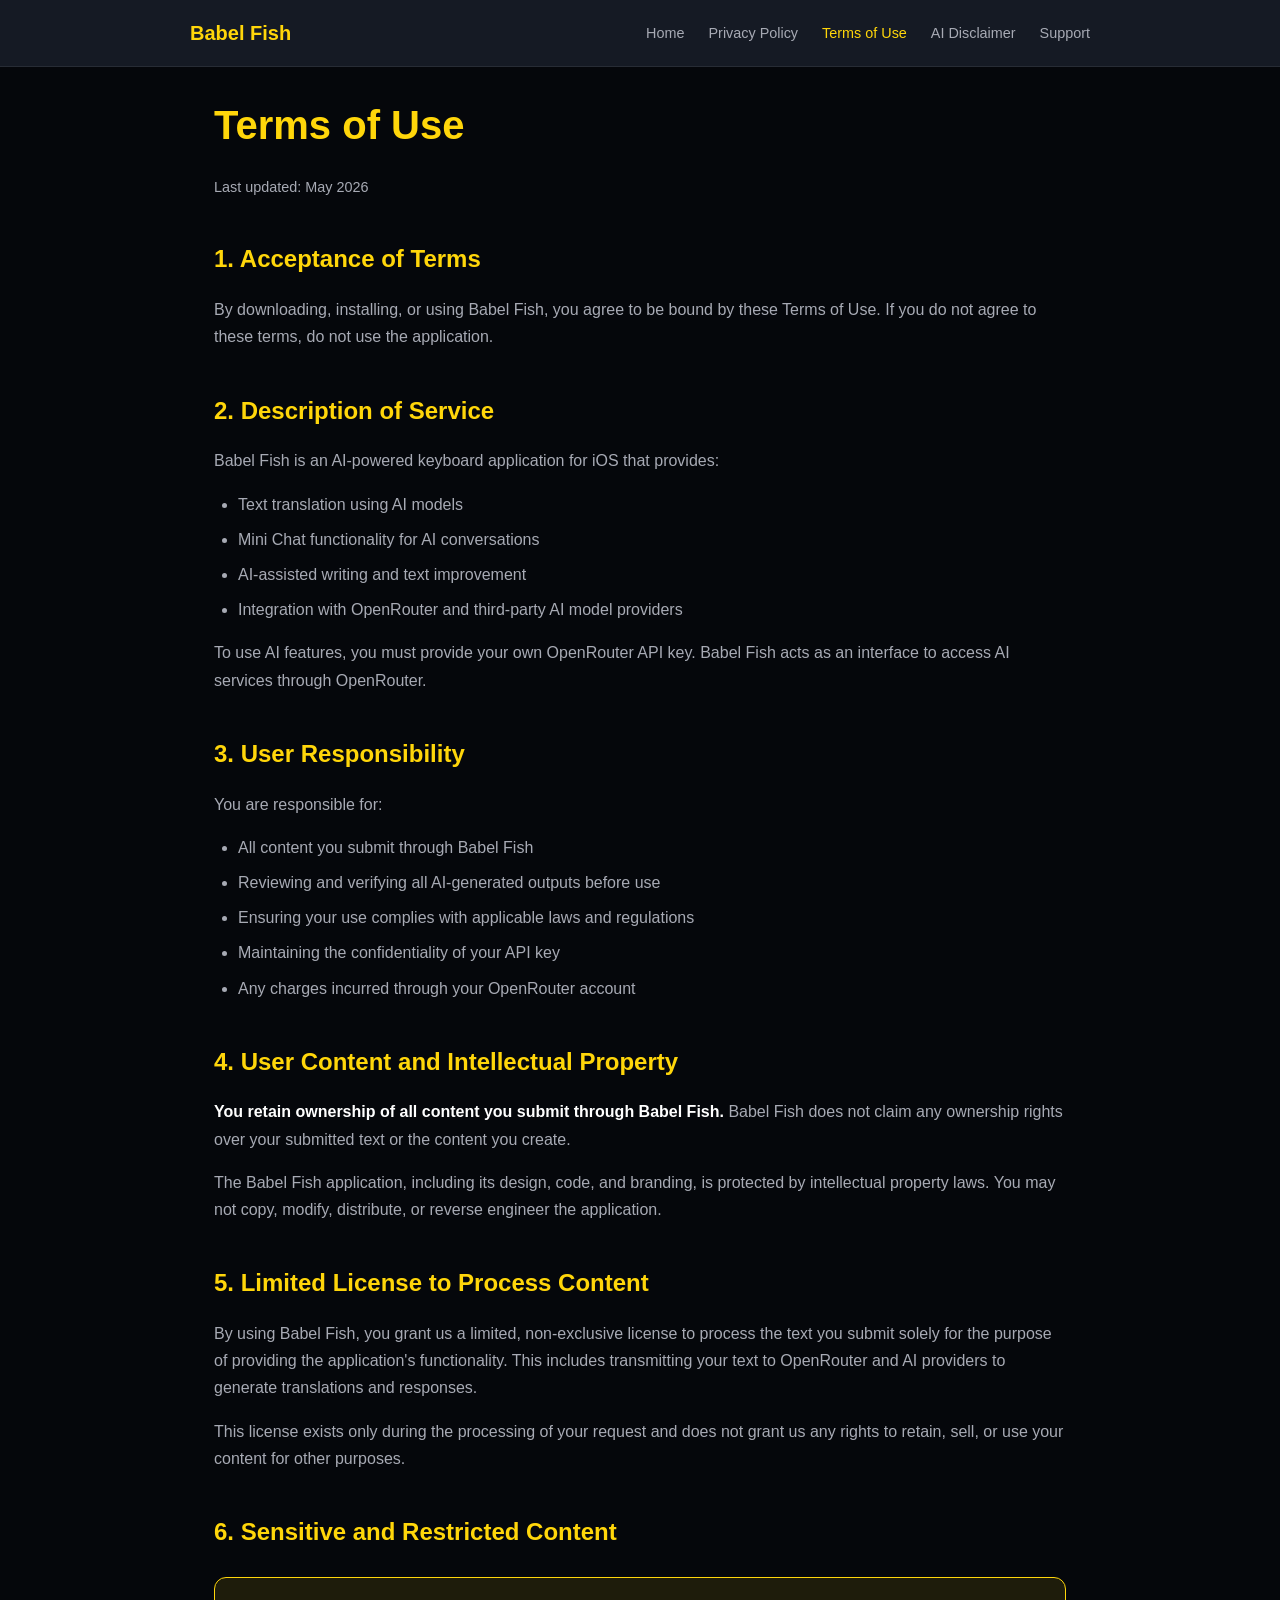
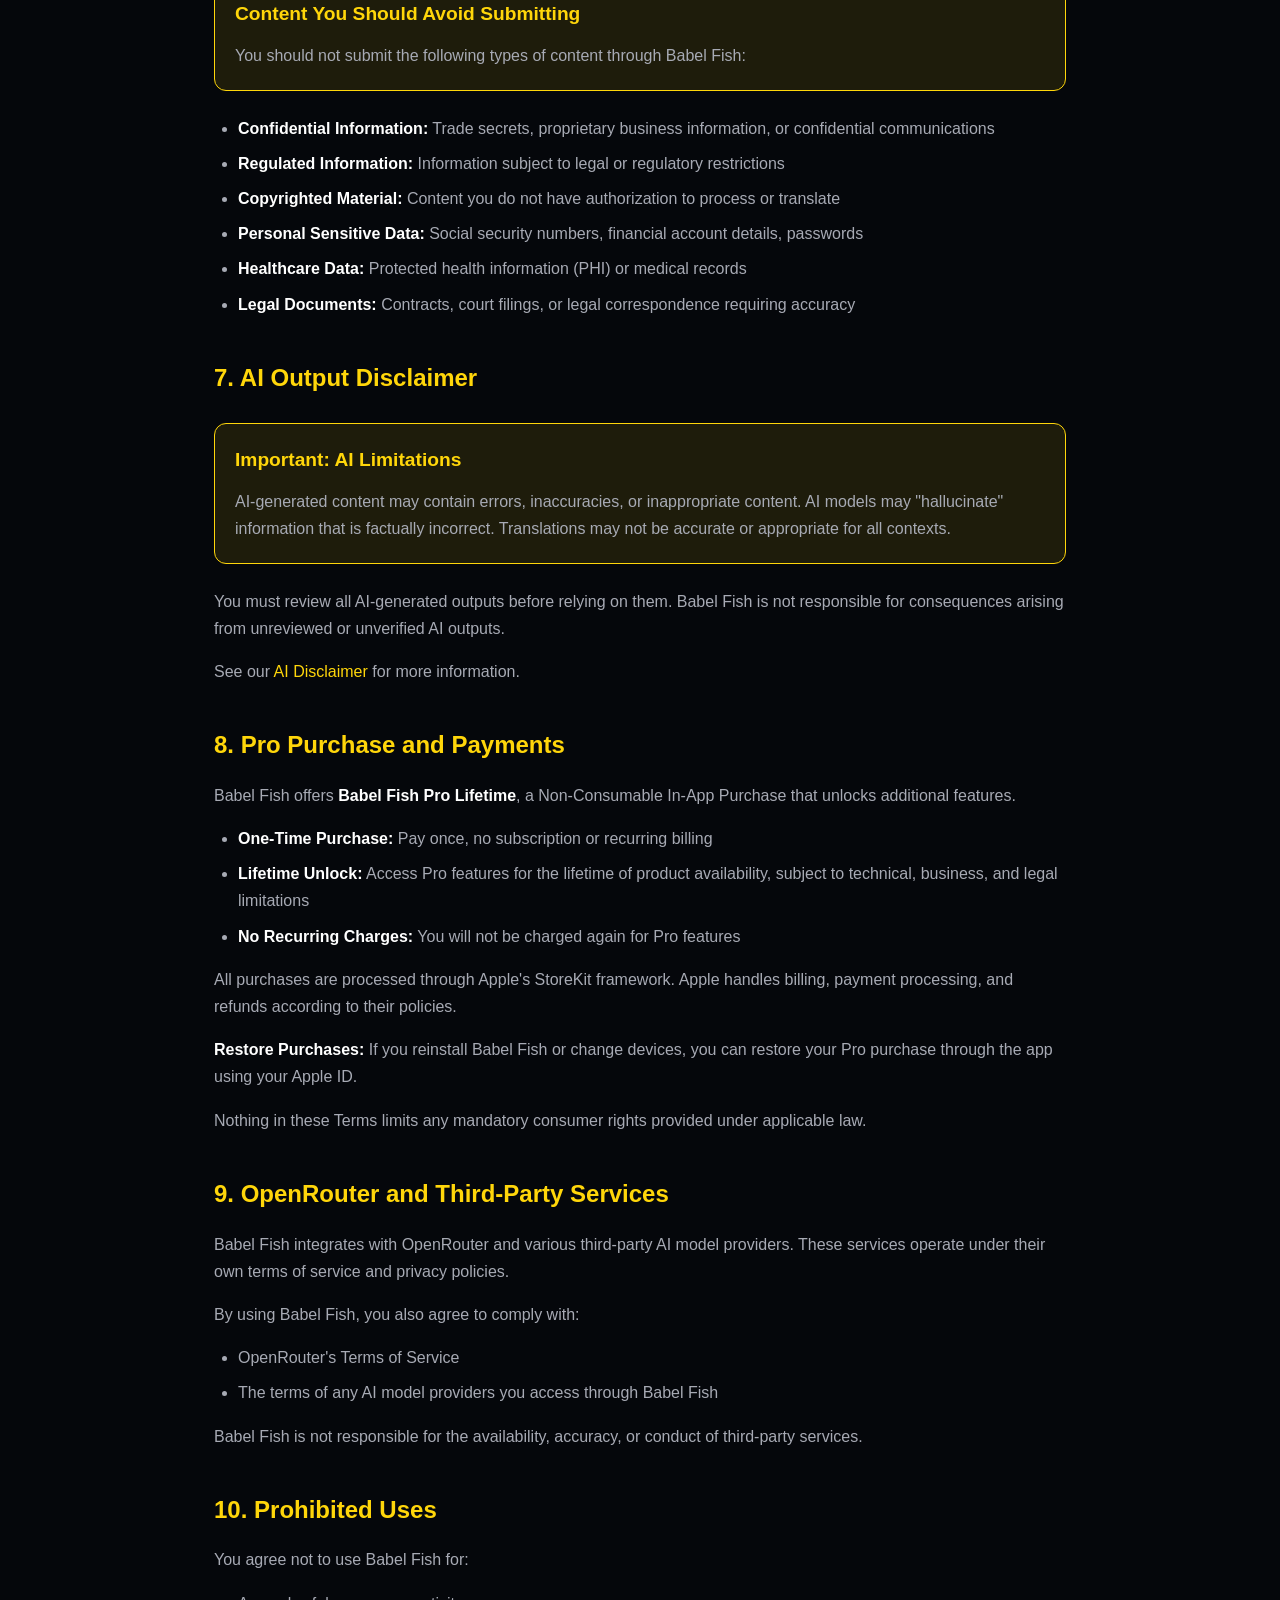
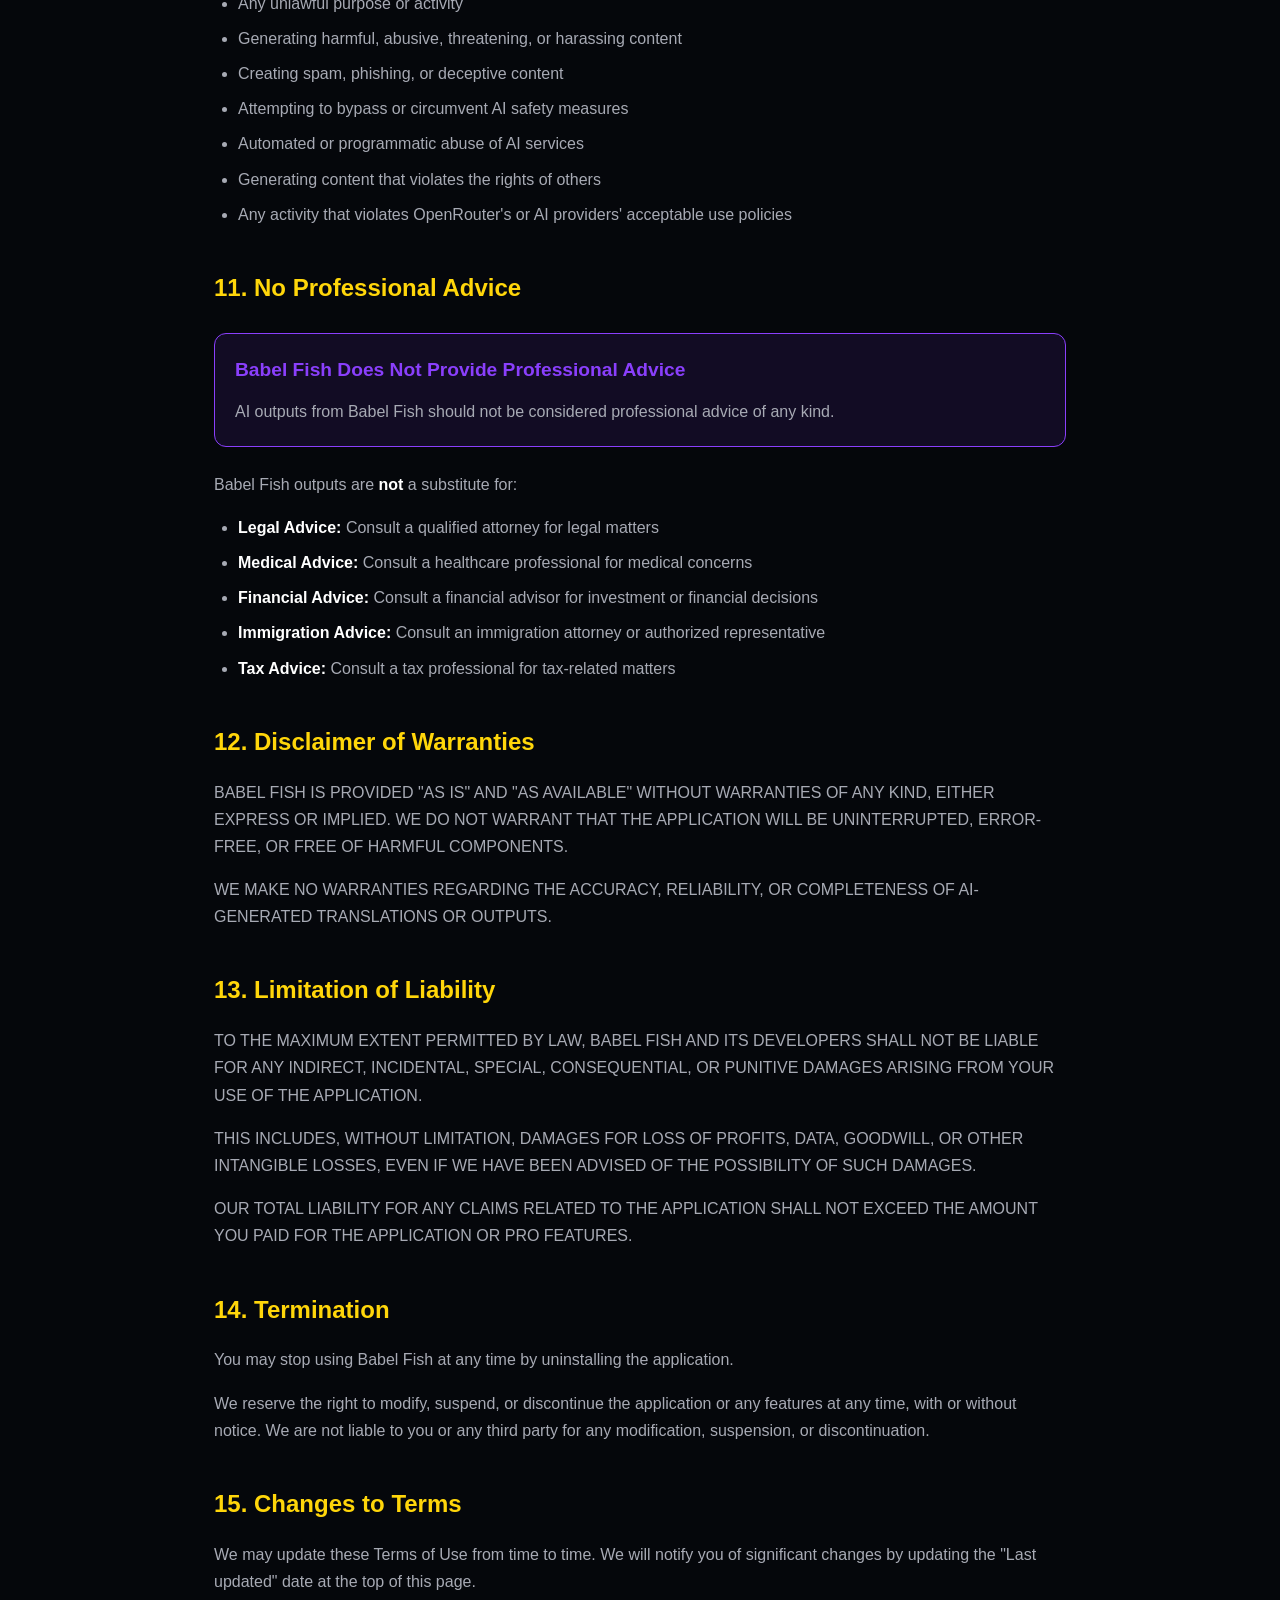
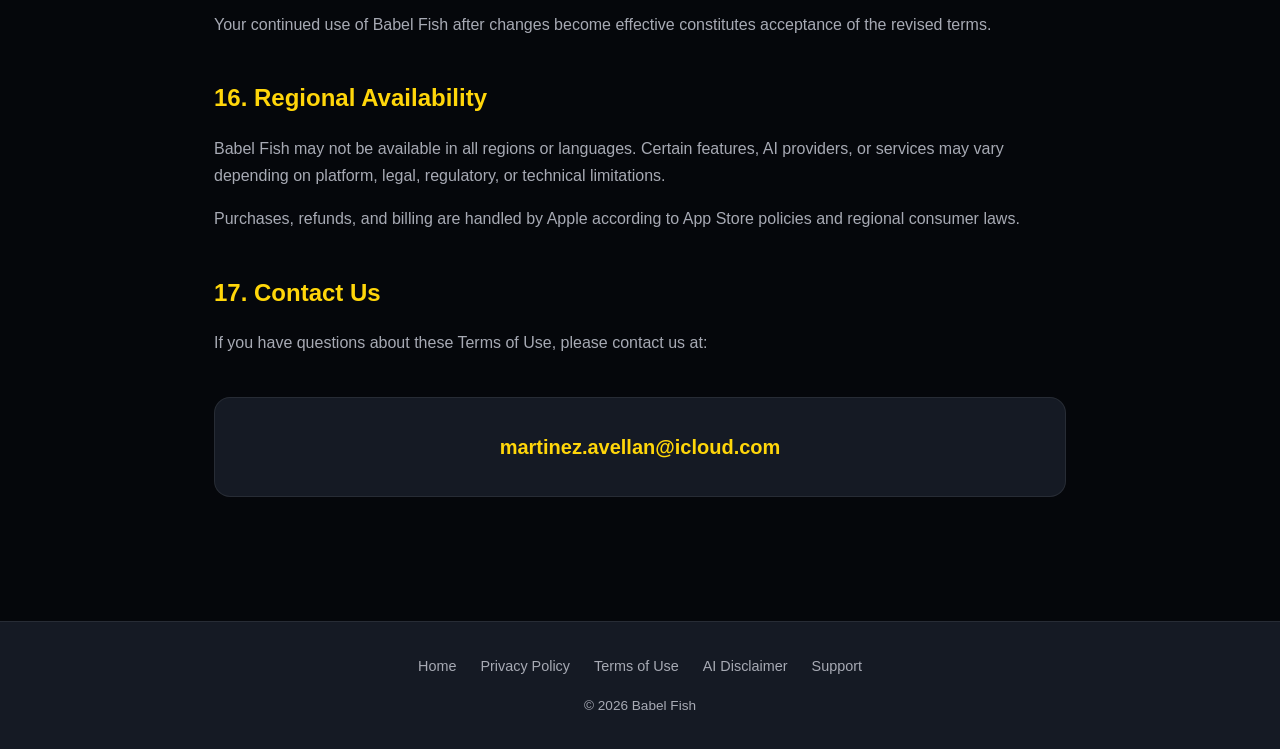
<file: terms.html>
<!DOCTYPE html>
<html lang="en">
<head>
  <meta charset="UTF-8">
  <meta name="viewport" content="width=device-width, initial-scale=1.0">
  <title>Terms of Use - Babel Fish</title>
  <meta name="description" content="Terms of Use for Babel Fish AI Translation Keyboard for iOS.">
  <link rel="stylesheet" href="styles.css">
</head>
<body>
  <nav class="nav">
    <div class="nav-content">
      <a href="index.html" class="nav-logo">Babel Fish</a>
      <div class="nav-links">
        <a href="index.html">Home</a>
        <a href="privacy.html">Privacy Policy</a>
        <a href="terms.html" class="active">Terms of Use</a>
        <a href="ai-disclaimer.html">AI Disclaimer</a>
        <a href="support.html">Support</a>
      </div>
    </div>
  </nav>

  <main class="container">
    <h1>Terms of Use</h1>
    <p class="last-updated">Last updated: May 2026</p>

    <h2>1. Acceptance of Terms</h2>
    <p>
      By downloading, installing, or using Babel Fish, you agree to be bound by these Terms
      of Use. If you do not agree to these terms, do not use the application.
    </p>

    <h2>2. Description of Service</h2>
    <p>
      Babel Fish is an AI-powered keyboard application for iOS that provides:
    </p>
    <ul>
      <li>Text translation using AI models</li>
      <li>Mini Chat functionality for AI conversations</li>
      <li>AI-assisted writing and text improvement</li>
      <li>Integration with OpenRouter and third-party AI model providers</li>
    </ul>
    <p>
      To use AI features, you must provide your own OpenRouter API key. Babel Fish acts
      as an interface to access AI services through OpenRouter.
    </p>

    <h2>3. User Responsibility</h2>
    <p>
      You are responsible for:
    </p>
    <ul>
      <li>All content you submit through Babel Fish</li>
      <li>Reviewing and verifying all AI-generated outputs before use</li>
      <li>Ensuring your use complies with applicable laws and regulations</li>
      <li>Maintaining the confidentiality of your API key</li>
      <li>Any charges incurred through your OpenRouter account</li>
    </ul>

    <h2>4. User Content and Intellectual Property</h2>
    <p>
      <strong>You retain ownership of all content you submit through Babel Fish.</strong>
      Babel Fish does not claim any ownership rights over your submitted text or the
      content you create.
    </p>
    <p>
      The Babel Fish application, including its design, code, and branding, is protected
      by intellectual property laws. You may not copy, modify, distribute, or reverse
      engineer the application.
    </p>

    <h2>5. Limited License to Process Content</h2>
    <p>
      By using Babel Fish, you grant us a limited, non-exclusive license to process the
      text you submit solely for the purpose of providing the application's functionality.
      This includes transmitting your text to OpenRouter and AI providers to generate
      translations and responses.
    </p>
    <p>
      This license exists only during the processing of your request and does not grant
      us any rights to retain, sell, or use your content for other purposes.
    </p>

    <h2>6. Sensitive and Restricted Content</h2>
    <div class="warning-card">
      <h3>Content You Should Avoid Submitting</h3>
      <p>You should not submit the following types of content through Babel Fish:</p>
    </div>
    <ul>
      <li><strong>Confidential Information:</strong> Trade secrets, proprietary business information, or confidential communications</li>
      <li><strong>Regulated Information:</strong> Information subject to legal or regulatory restrictions</li>
      <li><strong>Copyrighted Material:</strong> Content you do not have authorization to process or translate</li>
      <li><strong>Personal Sensitive Data:</strong> Social security numbers, financial account details, passwords</li>
      <li><strong>Healthcare Data:</strong> Protected health information (PHI) or medical records</li>
      <li><strong>Legal Documents:</strong> Contracts, court filings, or legal correspondence requiring accuracy</li>
    </ul>

    <h2>7. AI Output Disclaimer</h2>
    <div class="warning-card">
      <h3>Important: AI Limitations</h3>
      <p>
        AI-generated content may contain errors, inaccuracies, or inappropriate content.
        AI models may "hallucinate" information that is factually incorrect.
        Translations may not be accurate or appropriate for all contexts.
      </p>
    </div>
    <p>
      You must review all AI-generated outputs before relying on them. Babel Fish is not
      responsible for consequences arising from unreviewed or unverified AI outputs.
    </p>
    <p>
      See our <a href="ai-disclaimer.html">AI Disclaimer</a> for more information.
    </p>

    <h2>8. Pro Purchase and Payments</h2>
    <p>
      Babel Fish offers <strong>Babel Fish Pro Lifetime</strong>, a Non-Consumable In-App
      Purchase that unlocks additional features.
    </p>
    <ul>
      <li><strong>One-Time Purchase:</strong> Pay once, no subscription or recurring billing</li>
      <li><strong>Lifetime Unlock:</strong> Access Pro features for the lifetime of product availability, subject to technical, business, and legal limitations</li>
      <li><strong>No Recurring Charges:</strong> You will not be charged again for Pro features</li>
    </ul>
    <p>
      All purchases are processed through Apple's StoreKit framework. Apple handles
      billing, payment processing, and refunds according to their policies.
    </p>
    <p>
      <strong>Restore Purchases:</strong> If you reinstall Babel Fish or change devices,
      you can restore your Pro purchase through the app using your Apple ID.
    </p>
    <p>
      Nothing in these Terms limits any mandatory consumer rights provided under
      applicable law.
    </p>

    <h2>9. OpenRouter and Third-Party Services</h2>
    <p>
      Babel Fish integrates with OpenRouter and various third-party AI model providers.
      These services operate under their own terms of service and privacy policies.
    </p>
    <p>
      By using Babel Fish, you also agree to comply with:
    </p>
    <ul>
      <li>OpenRouter's Terms of Service</li>
      <li>The terms of any AI model providers you access through Babel Fish</li>
    </ul>
    <p>
      Babel Fish is not responsible for the availability, accuracy, or conduct of
      third-party services.
    </p>

    <h2>10. Prohibited Uses</h2>
    <p>
      You agree not to use Babel Fish for:
    </p>
    <ul>
      <li>Any unlawful purpose or activity</li>
      <li>Generating harmful, abusive, threatening, or harassing content</li>
      <li>Creating spam, phishing, or deceptive content</li>
      <li>Attempting to bypass or circumvent AI safety measures</li>
      <li>Automated or programmatic abuse of AI services</li>
      <li>Generating content that violates the rights of others</li>
      <li>Any activity that violates OpenRouter's or AI providers' acceptable use policies</li>
    </ul>

    <h2>11. No Professional Advice</h2>
    <div class="info-card">
      <h3>Babel Fish Does Not Provide Professional Advice</h3>
      <p>
        AI outputs from Babel Fish should not be considered professional advice of any kind.
      </p>
    </div>
    <p>
      Babel Fish outputs are <strong>not</strong> a substitute for:
    </p>
    <ul>
      <li><strong>Legal Advice:</strong> Consult a qualified attorney for legal matters</li>
      <li><strong>Medical Advice:</strong> Consult a healthcare professional for medical concerns</li>
      <li><strong>Financial Advice:</strong> Consult a financial advisor for investment or financial decisions</li>
      <li><strong>Immigration Advice:</strong> Consult an immigration attorney or authorized representative</li>
      <li><strong>Tax Advice:</strong> Consult a tax professional for tax-related matters</li>
    </ul>

    <h2>12. Disclaimer of Warranties</h2>
    <p>
      BABEL FISH IS PROVIDED "AS IS" AND "AS AVAILABLE" WITHOUT WARRANTIES OF ANY KIND,
      EITHER EXPRESS OR IMPLIED. WE DO NOT WARRANT THAT THE APPLICATION WILL BE
      UNINTERRUPTED, ERROR-FREE, OR FREE OF HARMFUL COMPONENTS.
    </p>
    <p>
      WE MAKE NO WARRANTIES REGARDING THE ACCURACY, RELIABILITY, OR COMPLETENESS OF
      AI-GENERATED TRANSLATIONS OR OUTPUTS.
    </p>

    <h2>13. Limitation of Liability</h2>
    <p>
      TO THE MAXIMUM EXTENT PERMITTED BY LAW, BABEL FISH AND ITS DEVELOPERS SHALL NOT
      BE LIABLE FOR ANY INDIRECT, INCIDENTAL, SPECIAL, CONSEQUENTIAL, OR PUNITIVE
      DAMAGES ARISING FROM YOUR USE OF THE APPLICATION.
    </p>
    <p>
      THIS INCLUDES, WITHOUT LIMITATION, DAMAGES FOR LOSS OF PROFITS, DATA, GOODWILL,
      OR OTHER INTANGIBLE LOSSES, EVEN IF WE HAVE BEEN ADVISED OF THE POSSIBILITY OF
      SUCH DAMAGES.
    </p>
    <p>
      OUR TOTAL LIABILITY FOR ANY CLAIMS RELATED TO THE APPLICATION SHALL NOT EXCEED
      THE AMOUNT YOU PAID FOR THE APPLICATION OR PRO FEATURES.
    </p>

    <h2>14. Termination</h2>
    <p>
      You may stop using Babel Fish at any time by uninstalling the application.
    </p>
    <p>
      We reserve the right to modify, suspend, or discontinue the application or any
      features at any time, with or without notice. We are not liable to you or any
      third party for any modification, suspension, or discontinuation.
    </p>

    <h2>15. Changes to Terms</h2>
    <p>
      We may update these Terms of Use from time to time. We will notify you of
      significant changes by updating the "Last updated" date at the top of this page.
    </p>
    <p>
      Your continued use of Babel Fish after changes become effective constitutes
      acceptance of the revised terms.
    </p>

    <h2>16. Regional Availability</h2>
    <p>
      Babel Fish may not be available in all regions or languages. Certain features,
      AI providers, or services may vary depending on platform, legal, regulatory,
      or technical limitations.
    </p>
    <p>
      Purchases, refunds, and billing are handled by Apple according to App Store
      policies and regional consumer laws.
    </p>

    <h2>17. Contact Us</h2>
    <p>
      If you have questions about these Terms of Use, please contact us at:
    </p>
    <div class="contact-section">
      <a href="mailto:martinez.avellan@icloud.com" class="contact-email">martinez.avellan@icloud.com</a>
    </div>
  </main>

  <footer class="footer">
    <div class="footer-content">
      <div class="footer-links">
        <a href="index.html">Home</a>
        <a href="privacy.html">Privacy Policy</a>
        <a href="terms.html">Terms of Use</a>
        <a href="ai-disclaimer.html">AI Disclaimer</a>
        <a href="support.html">Support</a>
      </div>
      <p class="footer-copyright">&copy; <span id="year"></span> Babel Fish</p>
    </div>
  </footer>
  <script>document.getElementById('year').textContent = new Date().getFullYear();</script>
</body>
</html>
</file>
<file: styles.css>
/* Babel Fish Legal Pages - Shared Styles */

:root {
  --bg-primary: #05070B;
  --bg-card: #151A24;
  --text-primary: #FFFFFF;
  --text-secondary: #A7AAB4;
  --accent-yellow: #FFD60A;
  --accent-purple: #8A3FFC;
  --border-color: rgba(255, 255, 255, 0.08);
}

* {
  box-sizing: border-box;
  margin: 0;
  padding: 0;
}

html {
  scroll-behavior: smooth;
}

body {
  background: var(--bg-primary);
  color: var(--text-primary);
  font-family: -apple-system, BlinkMacSystemFont, "Segoe UI", sans-serif;
  line-height: 1.7;
  min-height: 100vh;
  display: flex;
  flex-direction: column;
}

.container {
  max-width: 900px;
  margin: 0 auto;
  padding: 24px;
  flex: 1;
}

/* Navigation */
.nav {
  background: var(--bg-card);
  border-bottom: 1px solid var(--border-color);
  padding: 16px 24px;
  position: sticky;
  top: 0;
  z-index: 100;
}

.nav-content {
  max-width: 900px;
  margin: 0 auto;
  display: flex;
  justify-content: space-between;
  align-items: center;
  flex-wrap: wrap;
  gap: 16px;
}

.nav-logo {
  color: var(--accent-yellow);
  font-size: 1.25rem;
  font-weight: 600;
  text-decoration: none;
}

.nav-links {
  display: flex;
  gap: 24px;
  flex-wrap: wrap;
}

.nav-links a {
  color: var(--text-secondary);
  text-decoration: none;
  font-size: 0.9rem;
  transition: color 0.2s ease;
}

.nav-links a:hover,
.nav-links a.active {
  color: var(--accent-yellow);
}

/* Typography */
h1 {
  color: var(--accent-yellow);
  font-size: 2.5rem;
  margin-bottom: 16px;
  font-weight: 700;
}

h2 {
  color: var(--accent-yellow);
  font-size: 1.5rem;
  margin-top: 40px;
  margin-bottom: 16px;
  font-weight: 600;
}

h3 {
  color: var(--text-primary);
  font-size: 1.2rem;
  margin-top: 24px;
  margin-bottom: 12px;
  font-weight: 600;
}

p {
  color: var(--text-secondary);
  margin-bottom: 16px;
}

a {
  color: var(--accent-yellow);
  text-decoration: none;
  transition: opacity 0.2s ease;
}

a:hover {
  opacity: 0.8;
}

ul, ol {
  color: var(--text-secondary);
  margin-bottom: 16px;
  padding-left: 24px;
}

li {
  margin-bottom: 8px;
}

strong {
  color: var(--text-primary);
  font-weight: 600;
}

/* Hero Section */
.hero {
  text-align: center;
  padding: 60px 0;
}

.hero h1 {
  font-size: 3rem;
  margin-bottom: 8px;
}

.hero-subtitle {
  color: var(--text-secondary);
  font-size: 1.25rem;
  margin-bottom: 24px;
}

.hero-description {
  color: var(--text-secondary);
  max-width: 600px;
  margin: 0 auto 32px;
}

/* Cards */
.card {
  background: var(--bg-card);
  border: 1px solid var(--border-color);
  border-radius: 16px;
  padding: 24px;
  margin-bottom: 24px;
}

.card h3 {
  margin-top: 0;
  color: var(--accent-yellow);
}

.card p:last-child {
  margin-bottom: 0;
}

/* Feature Grid */
.feature-grid {
  display: grid;
  grid-template-columns: repeat(auto-fit, minmax(250px, 1fr));
  gap: 24px;
  margin: 40px 0;
}

.feature-card {
  background: var(--bg-card);
  border: 1px solid var(--border-color);
  border-radius: 16px;
  padding: 24px;
  text-align: center;
}

.feature-icon {
  font-size: 2rem;
  margin-bottom: 16px;
}

.feature-card h3 {
  color: var(--accent-yellow);
  margin: 0 0 12px 0;
  font-size: 1.1rem;
}

.feature-card p {
  margin: 0;
  font-size: 0.95rem;
}

/* Pro Section */
.pro-section {
  background: linear-gradient(135deg, var(--bg-card) 0%, rgba(138, 63, 252, 0.1) 100%);
  border: 1px solid var(--accent-purple);
  border-radius: 16px;
  padding: 32px;
  text-align: center;
  margin: 40px 0;
}

.pro-section h2 {
  color: var(--accent-purple);
  margin-top: 0;
}

.pro-badge {
  display: inline-block;
  background: var(--accent-purple);
  color: white;
  padding: 6px 16px;
  border-radius: 20px;
  font-size: 0.85rem;
  font-weight: 600;
  margin-bottom: 16px;
}

/* Warning Card */
.warning-card {
  background: rgba(255, 214, 10, 0.1);
  border: 1px solid var(--accent-yellow);
  border-radius: 12px;
  padding: 20px;
  margin: 24px 0;
}

.warning-card h3 {
  color: var(--accent-yellow);
  margin: 0 0 12px 0;
}

.warning-card p {
  margin: 0;
}

/* Info Card */
.info-card {
  background: rgba(138, 63, 252, 0.1);
  border: 1px solid var(--accent-purple);
  border-radius: 12px;
  padding: 20px;
  margin: 24px 0;
}

.info-card h3 {
  color: var(--accent-purple);
  margin: 0 0 12px 0;
}

.info-card p {
  margin: 0;
}

/* Legal Links */
.legal-links {
  display: flex;
  gap: 24px;
  flex-wrap: wrap;
  justify-content: center;
  margin: 40px 0;
}

.legal-links a {
  background: var(--bg-card);
  border: 1px solid var(--border-color);
  border-radius: 8px;
  padding: 12px 24px;
  transition: border-color 0.2s ease, background 0.2s ease;
}

.legal-links a:hover {
  border-color: var(--accent-yellow);
  background: rgba(255, 214, 10, 0.05);
  opacity: 1;
}

/* Steps */
.steps {
  counter-reset: step;
}

.step {
  position: relative;
  padding-left: 48px;
  margin-bottom: 24px;
}

.step::before {
  counter-increment: step;
  content: counter(step);
  position: absolute;
  left: 0;
  top: 0;
  width: 32px;
  height: 32px;
  background: var(--accent-yellow);
  color: var(--bg-primary);
  border-radius: 50%;
  display: flex;
  align-items: center;
  justify-content: center;
  font-weight: 600;
  font-size: 0.9rem;
}

.step h3 {
  margin-top: 0;
  margin-bottom: 8px;
}

.step p {
  margin: 0;
}

/* Troubleshooting */
.troubleshoot-item {
  background: var(--bg-card);
  border: 1px solid var(--border-color);
  border-radius: 12px;
  padding: 20px;
  margin-bottom: 16px;
}

.troubleshoot-item h4 {
  color: var(--text-primary);
  margin: 0 0 8px 0;
  font-size: 1rem;
}

.troubleshoot-item p {
  margin: 0;
  font-size: 0.95rem;
}

/* Footer */
.footer {
  background: var(--bg-card);
  border-top: 1px solid var(--border-color);
  padding: 32px 24px;
  margin-top: 60px;
}

.footer-content {
  max-width: 900px;
  margin: 0 auto;
  text-align: center;
}

.footer-links {
  display: flex;
  gap: 24px;
  flex-wrap: wrap;
  justify-content: center;
  margin-bottom: 16px;
}

.footer-links a {
  color: var(--text-secondary);
  font-size: 0.9rem;
}

.footer-links a:hover {
  color: var(--accent-yellow);
}

.footer-copyright {
  color: var(--text-secondary);
  font-size: 0.85rem;
  margin: 0;
}

/* Last Updated */
.last-updated {
  color: var(--text-secondary);
  font-size: 0.9rem;
  margin-bottom: 32px;
}

/* Contact Section */
.contact-section {
  background: var(--bg-card);
  border: 1px solid var(--border-color);
  border-radius: 16px;
  padding: 32px;
  text-align: center;
  margin: 40px 0;
}

.contact-email {
  color: var(--accent-yellow);
  font-size: 1.25rem;
  font-weight: 600;
}

/* 404 Page */
.error-page {
  text-align: center;
  padding: 80px 0;
}

.error-code {
  font-size: 6rem;
  color: var(--accent-yellow);
  font-weight: 700;
  margin-bottom: 16px;
  line-height: 1;
}

.error-page h1 {
  font-size: 2rem;
  margin-bottom: 16px;
}

.error-page p {
  margin-bottom: 32px;
}

.btn {
  display: inline-block;
  background: var(--accent-yellow);
  color: var(--bg-primary);
  padding: 12px 32px;
  border-radius: 8px;
  font-weight: 600;
  transition: opacity 0.2s ease;
}

.btn:hover {
  opacity: 0.9;
}

/* Responsive */
@media (max-width: 768px) {
  .hero h1 {
    font-size: 2rem;
  }

  h1 {
    font-size: 1.75rem;
  }

  h2 {
    font-size: 1.25rem;
  }

  .nav-content {
    flex-direction: column;
    text-align: center;
  }

  .nav-links {
    justify-content: center;
  }

  .container {
    padding: 16px;
  }

  .feature-grid {
    grid-template-columns: 1fr;
  }

  .legal-links {
    flex-direction: column;
    align-items: center;
  }

  .legal-links a {
    width: 100%;
    max-width: 300px;
    text-align: center;
  }

  .error-code {
    font-size: 4rem;
  }
}
</file>
